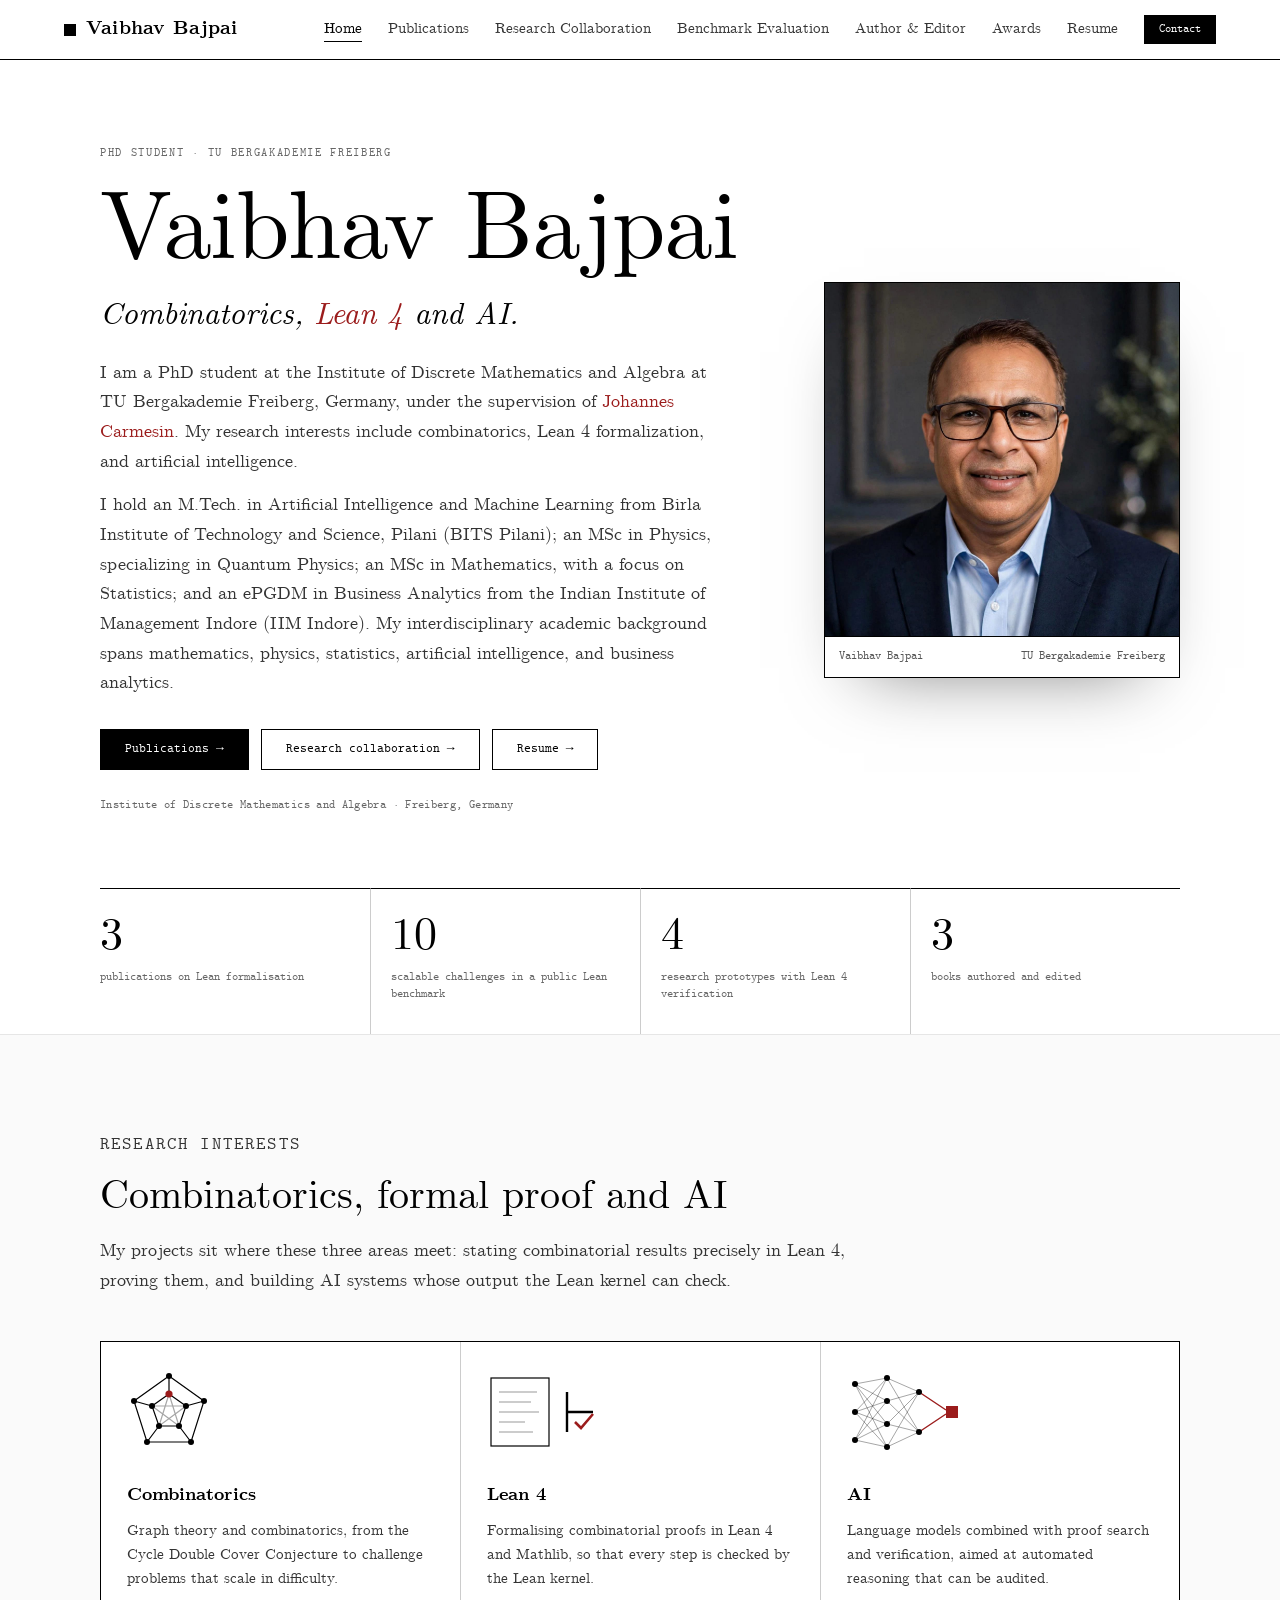
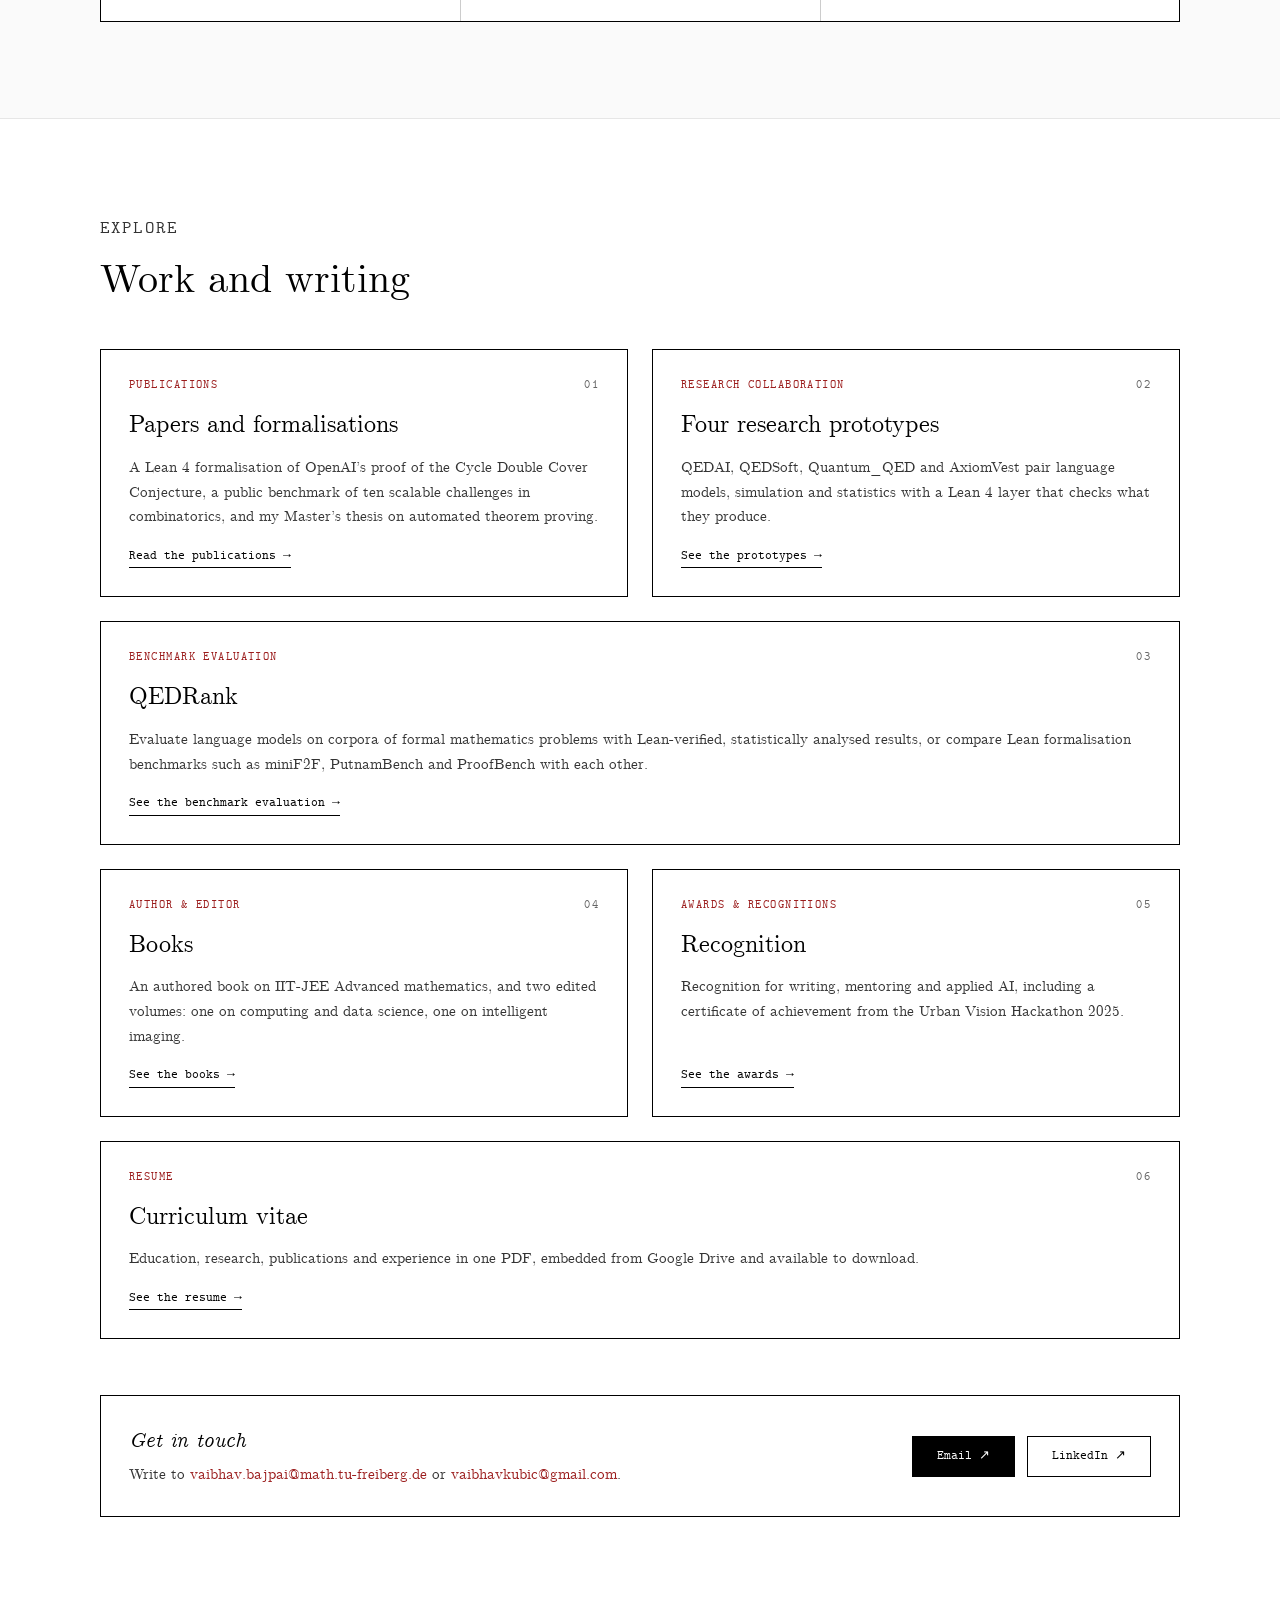
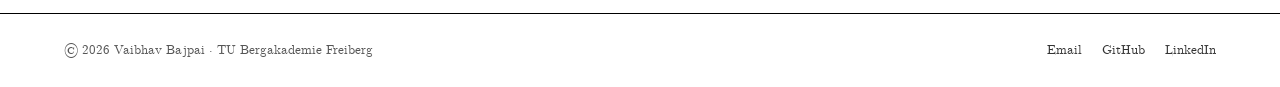
<file: index.html>
<!doctype html>
<html lang="en">
<head>
  <meta charset="utf-8">
  <meta name="viewport" content="width=device-width, initial-scale=1">
  <title>Vaibhav Bajpai — Combinatorics, Lean 4 and AI</title>
  <meta name="description" content="Vaibhav Bajpai is a PhD student at the Institute of Discrete Mathematics and Algebra, TU Bergakademie Freiberg, supervised by Johannes Carmesin, working on combinatorics, Lean 4 and AI.">
  <meta property="og:type" content="website">
  <meta property="og:title" content="Vaibhav Bajpai — Combinatorics, Lean 4 and AI">
  <meta property="og:description" content="PhD student at the Institute of Discrete Mathematics and Algebra, TU Bergakademie Freiberg.">
  <meta property="og:image" content="https://vaibhav-baj.github.io/assets/Photo.jpeg">
  <link rel="icon" href="assets/favicon.svg" type="image/svg+xml">
  <link rel="preload" href="assets/fonts/cmunrm.woff2" as="font" type="font/woff2" crossorigin>
  <link rel="stylesheet" href="assets/css/style.css">
</head>
<body>
  <a class="skip-link" href="#main">Skip to content</a>

  <header class="header">
    <a class="brand" href="index.html"><span class="qed" aria-hidden="true"></span>Vaibhav Bajpai</a>
    <nav aria-label="Main">
      <ul class="header-nav">
        <li><a href="index.html" aria-current="page">Home</a></li>
        <li><a href="publications.html">Publications</a></li>
        <li><a href="research.html">Research Collaboration</a></li>
        <li><a href="benchmark.html">Benchmark Evaluation</a></li>
        <li><a href="author-editor.html">Author &amp; Editor</a></li>
        <li><a href="awards.html">Awards</a></li>
        <li><a href="resume.html">Resume</a></li>
        <li><a class="btn btn-small" href="contact.html">Contact</a></li>
      </ul>
    </nav>
  </header>

  <main id="main">
    <!-- ============ INTRO ============ -->
    <section class="intro">
      <div>
        <p class="eyebrow">PhD student · TU Bergakademie Freiberg</p>
        <h1>Vaibhav Bajpai</h1>
        <p class="tagline">Combinatorics, <em>Lean&nbsp;4</em> and AI.</p>
        <p class="lede">
          I am a PhD student at the Institute of Discrete Mathematics and Algebra at TU Bergakademie Freiberg,
          Germany, under the supervision of <a href="https://j-carmesin.github.io/">Johannes Carmesin</a>. My research interests include
          combinatorics, Lean&nbsp;4 formalization, and artificial intelligence.
        </p>
        <p class="lede">
          I hold an M.Tech. in Artificial Intelligence and Machine Learning from Birla Institute of Technology and
          Science, Pilani (BITS Pilani); an MSc in Physics, specializing in Quantum Physics; an MSc in Mathematics,
          with a focus on Statistics; and an ePGDM in Business Analytics from the Indian Institute of Management
          Indore (IIM Indore). My interdisciplinary academic background spans mathematics, physics, statistics,
          artificial intelligence, and business analytics.
        </p>
        <div class="ctas">
          <a class="btn" href="publications.html">Publications →</a>
          <a class="btn btn-secondary" href="research.html">Research collaboration →</a>
          <a class="btn btn-secondary" href="resume.html">Resume →</a>
        </div>
        <p class="inst">Institute of Discrete Mathematics and Algebra · Freiberg, Germany</p>
      </div>

      <figure class="portrait">
        <img src="assets/Photo.jpeg" width="1824" height="1360" alt="Portrait of Vaibhav Bajpai">
        <figcaption><span>Vaibhav Bajpai</span><span>TU Bergakademie Freiberg</span></figcaption>
      </figure>
    </section>

    <dl class="stats">
      <div><dt>publications on Lean formalisation</dt><dd data-pub-count>3</dd></div>
      <div><dt>scalable challenges in a public Lean benchmark</dt><dd>10</dd></div>
      <div><dt>research prototypes with Lean&nbsp;4 verification</dt><dd>4</dd></div>
      <div><dt>books authored and edited</dt><dd>3</dd></div>
    </dl>

    <!-- ============ INTERESTS ============ -->
    <section class="section soft">
      <div class="wrap">
        <header class="section-head reveal">
          <p class="label">Research interests</p>
          <h2>Combinatorics, formal proof and AI</h2>
          <p>
            My projects sit where these three areas meet: stating combinatorial results precisely in Lean&nbsp;4,
            proving them, and building AI systems whose output the Lean kernel can check.
          </p>
        </header>

        <div class="pillars reveal">
          <article class="pillar">
            <svg viewBox="0 0 120 84" preserveAspectRatio="xMinYMid meet" aria-hidden="true">
              <g fill="none" stroke="currentColor" stroke-width="1.2">
                <polygon points="42,6 77,31 64,72 20,72 7,31"/>
                <polygon points="42,24 59,36 52,56 32,56 25,36"/>
                <path d="M42,6V24M77,31L59,36M64,72L52,56M20,72L32,56M7,31L25,36"/>
                <path d="M42,24L52,56L25,36L59,36L32,56Z" stroke-opacity=".35"/>
              </g>
              <g fill="currentColor">
                <circle cx="42" cy="6" r="3"/><circle cx="77" cy="31" r="3"/><circle cx="64" cy="72" r="3"/><circle cx="20" cy="72" r="3"/><circle cx="7" cy="31" r="3"/>
                <circle cx="59" cy="36" r="3"/><circle cx="52" cy="56" r="3"/><circle cx="32" cy="56" r="3"/><circle cx="25" cy="36" r="3"/>
                <circle cx="42" cy="24" r="3.6" fill="#9b1c1c"/>
              </g>
            </svg>
            <h3>Combinatorics</h3>
            <p>Graph theory and combinatorics, from the Cycle Double Cover Conjecture to challenge problems that scale in difficulty.</p>
          </article>
          <article class="pillar">
            <svg viewBox="0 0 120 84" preserveAspectRatio="xMinYMid meet" aria-hidden="true">
              <g fill="none" stroke="currentColor" stroke-width="1.2">
                <rect x="4" y="8" width="58" height="68"/>
                <path d="M12,22H50M12,32H44M12,42H52M12,52H38M12,62H46" stroke-opacity=".4"/>
              </g>
              <g stroke="currentColor" stroke-width="2.4" fill="none">
                <path d="M80,22V62M80,42H106"/>
              </g>
              <path d="M88,52l6,6l12,-14" fill="none" stroke="#9b1c1c" stroke-width="2.6"/>
            </svg>
            <h3>Lean 4</h3>
            <p>Formalising combinatorial proofs in Lean&nbsp;4 and Mathlib, so that every step is checked by the Lean kernel.</p>
          </article>
          <article class="pillar">
            <svg viewBox="0 0 120 84" preserveAspectRatio="xMinYMid meet" aria-hidden="true">
              <g fill="none" stroke="currentColor" stroke-width="1" stroke-opacity=".35">
                <path d="M8,14L40,8M8,14L40,31M8,14L40,54M8,14L40,77M8,42L40,8M8,42L40,31M8,42L40,54M8,42L40,77M8,70L40,8M8,70L40,31M8,70L40,54M8,70L40,77"/>
                <path d="M40,8L72,22M40,8L72,62M40,31L72,22M40,31L72,62M40,54L72,22M40,54L72,62M40,77L72,22M40,77L72,62"/>
              </g>
              <path d="M72,22L99,40M72,62L99,44" fill="none" stroke="#9b1c1c" stroke-width="1.4"/>
              <g fill="currentColor">
                <circle cx="8" cy="14" r="3"/><circle cx="8" cy="42" r="3"/><circle cx="8" cy="70" r="3"/>
                <circle cx="40" cy="8" r="3"/><circle cx="40" cy="31" r="3"/><circle cx="40" cy="54" r="3"/><circle cx="40" cy="77" r="3"/>
                <circle cx="72" cy="22" r="3"/><circle cx="72" cy="62" r="3"/>
              </g>
              <rect x="99" y="36" width="12" height="12" fill="#9b1c1c"/>
            </svg>
            <h3>AI</h3>
            <p>Language models combined with proof search and verification, aimed at automated reasoning that can be audited.</p>
          </article>
        </div>
      </div>
    </section>

    <!-- ============ EXPLORE ============ -->
    <section class="section">
      <div class="wrap">
        <header class="section-head reveal">
          <p class="label">Explore</p>
          <h2>Work and writing</h2>
        </header>

        <div class="explore">
          <a class="explore-card reveal" href="publications.html">
            <p class="label">Publications<span>01</span></p>
            <h3>Papers and formalisations</h3>
            <p>A Lean&nbsp;4 formalisation of OpenAI’s proof of the Cycle Double Cover Conjecture, a public benchmark of ten scalable challenges in combinatorics, and my Master’s thesis on automated theorem proving.</p>
            <span class="go">Read the publications →</span>
          </a>
          <a class="explore-card reveal" href="research.html">
            <p class="label">Research Collaboration<span>02</span></p>
            <h3>Four research prototypes</h3>
            <p>QEDAI, QEDSoft, Quantum_QED and AxiomVest pair language models, simulation and statistics with a Lean&nbsp;4 layer that checks what they produce.</p>
            <span class="go">See the prototypes →</span>
          </a>
          <a class="explore-card wide reveal" href="benchmark.html">
            <p class="label">Benchmark Evaluation<span>03</span></p>
            <h3>QEDRank</h3>
            <p>Evaluate language models on corpora of formal mathematics problems with Lean-verified, statistically analysed results, or compare Lean formalisation benchmarks such as miniF2F, PutnamBench and ProofBench with each other.</p>
            <span class="go">See the benchmark evaluation →</span>
          </a>
          <a class="explore-card reveal" href="author-editor.html">
            <p class="label">Author &amp; Editor<span>04</span></p>
            <h3>Books</h3>
            <p>An authored book on IIT-JEE Advanced mathematics, and two edited volumes: one on computing and data science, one on intelligent imaging.</p>
            <span class="go">See the books →</span>
          </a>
          <a class="explore-card reveal" href="awards.html">
            <p class="label">Awards &amp; Recognitions<span>05</span></p>
            <h3>Recognition</h3>
            <p>Recognition for writing, mentoring and applied AI, including a certificate of achievement from the Urban Vision Hackathon 2025.</p>
            <span class="go">See the awards →</span>
          </a>
          <a class="explore-card wide reveal" href="resume.html">
            <p class="label">Resume<span>06</span></p>
            <h3>Curriculum vitae</h3>
            <p>Education, research, publications and experience in one PDF, embedded from Google Drive and available to download.</p>
            <span class="go">See the resume →</span>
          </a>
        </div>

        <div class="cta-box reveal">
          <div>
            <h3>Get in touch</h3>
            <p>Write to <a href="mailto:vaibhav.bajpai@math.tu-freiberg.de">vaibhav.bajpai@math.tu-freiberg.de</a> or <a href="mailto:vaibhavkubic@gmail.com">vaibhavkubic@gmail.com</a>.</p>
          </div>
          <div class="ctas">
            <a class="btn" href="mailto:vaibhav.bajpai@math.tu-freiberg.de">Email ↗</a>
            <a class="btn btn-secondary" href="https://www.linkedin.com/in/vaibhavbaj">LinkedIn ↗</a>
          </div>
        </div>
      </div>
    </section>
  </main>

  <footer class="footer">
    <span>© <span data-year>2026</span> Vaibhav Bajpai · TU Bergakademie Freiberg</span>
    <nav aria-label="Footer">
      <a href="mailto:vaibhav.bajpai@math.tu-freiberg.de">Email</a>
      <a href="https://github.com/vaibhav-baj">GitHub</a>
      <a href="https://www.linkedin.com/in/vaibhavbaj">LinkedIn</a>
    </nav>
  </footer>

  <script src="assets/js/main.js"></script>
</body>
</html>
</file>
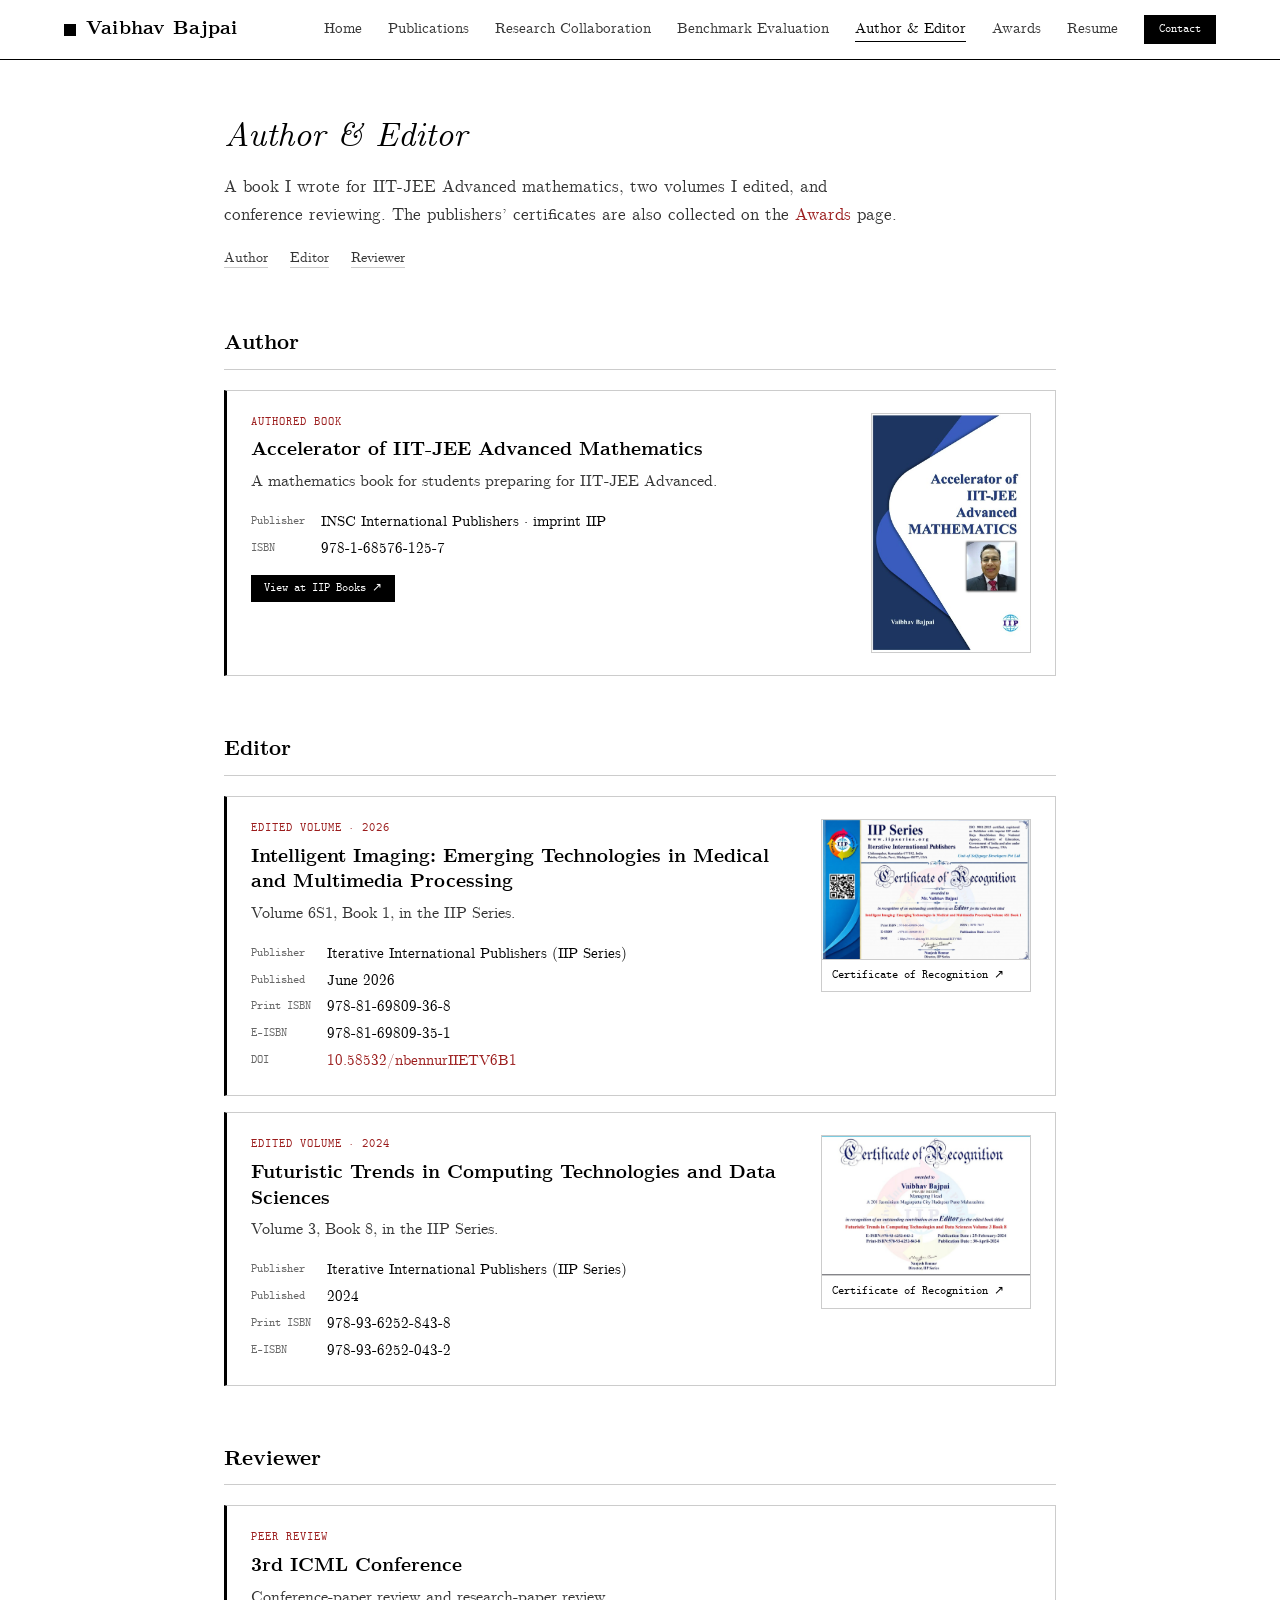
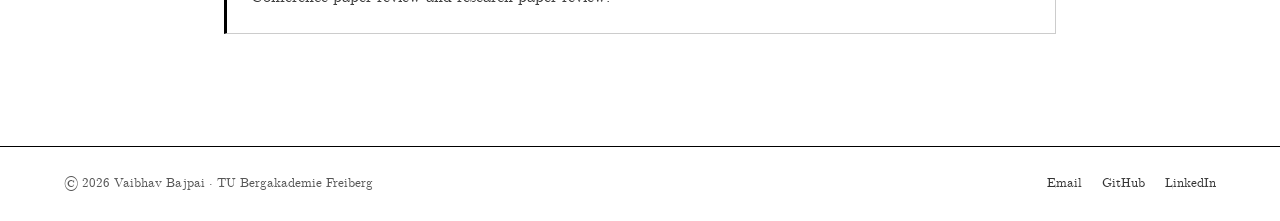
<file: author-editor.html>
<!doctype html>
<html lang="en">
<head>
  <meta charset="utf-8">
  <meta name="viewport" content="width=device-width, initial-scale=1">
  <title>Author &amp; Editor · Vaibhav Bajpai</title>
  <meta name="description" content="Books by Vaibhav Bajpai: Accelerator of IIT-JEE Advanced Mathematics, and the edited volumes Futuristic Trends in Computing Technologies and Data Sciences and Intelligent Imaging.">
  <meta property="og:title" content="Author &amp; Editor · Vaibhav Bajpai">
  <meta property="og:image" content="https://vaibhav-baj.github.io/assets/Photo.jpeg">
  <link rel="icon" href="assets/favicon.svg" type="image/svg+xml">
  <link rel="preload" href="assets/fonts/cmunrm.woff2" as="font" type="font/woff2" crossorigin>
  <link rel="stylesheet" href="assets/css/style.css">
</head>
<body>
  <a class="skip-link" href="#main">Skip to content</a>

  <header class="header">
    <a class="brand" href="index.html"><span class="qed" aria-hidden="true"></span>Vaibhav Bajpai</a>
    <nav aria-label="Main">
      <ul class="header-nav">
        <li><a href="index.html">Home</a></li>
        <li><a href="publications.html">Publications</a></li>
        <li><a href="research.html">Research Collaboration</a></li>
        <li><a href="benchmark.html">Benchmark Evaluation</a></li>
        <li><a href="author-editor.html" aria-current="page">Author &amp; Editor</a></li>
        <li><a href="awards.html">Awards</a></li>
        <li><a href="resume.html">Resume</a></li>
        <li><a class="btn btn-small" href="contact.html">Contact</a></li>
      </ul>
    </nav>
  </header>

  <main id="main" class="main">
    <section class="page-intro">
      <h1>Author &amp; Editor</h1>
      <p>
        A book I wrote for IIT-JEE Advanced mathematics, two volumes I edited, and conference reviewing.
        The publishers’ certificates are also collected on the <a href="awards.html#certificates">Awards</a> page.
      </p>
      <ul class="subnav">
        <li><a href="#author">Author</a></li>
        <li><a href="#editor">Editor</a></li>
        <li><a href="#reviewer">Reviewer</a></li>
      </ul>
    </section>

    <h2 class="rule" id="author">Author</h2>
    <article class="book has-cover reveal">
      <div>
        <p class="book-type">Authored book</p>
        <h3><a href="https://iipbooks.com/books/305/ACCELERATOR-OF-IIT-JEE-ADVANCED-MATHEMATICS">Accelerator of IIT-JEE Advanced Mathematics</a></h3>
        <p>A mathematics book for students preparing for IIT-JEE Advanced.</p>
        <dl class="meta">
          <dt>Publisher</dt><dd>INSC International Publishers · imprint IIP</dd>
          <dt>ISBN</dt><dd>978-1-68576-125-7</dd>
        </dl>
        <div class="pub-links">
          <a class="btn btn-small" href="https://iipbooks.com/books/305/ACCELERATOR-OF-IIT-JEE-ADVANCED-MATHEMATICS">View at IIP Books ↗</a>
        </div>
      </div>
      <a class="thumb cover" href="https://iipbooks.com/books/305/ACCELERATOR-OF-IIT-JEE-ADVANCED-MATHEMATICS">
        <img src="assets/book-accelerator-cover.jpg" width="511" height="772" loading="lazy" alt="Cover of Accelerator of IIT-JEE Advanced Mathematics by Vaibhav Bajpai">
      </a>
    </article>

    <h2 class="rule" id="editor">Editor</h2>
    <article class="book reveal">
      <div>
        <p class="book-type">Edited volume · 2026</p>
        <h3>Intelligent Imaging: Emerging Technologies in Medical and Multimedia Processing</h3>
        <p>Volume 6S1, Book 1, in the IIP Series.</p>
        <dl class="meta">
          <dt>Publisher</dt><dd>Iterative International Publishers (IIP Series)</dd>
          <dt>Published</dt><dd>June 2026</dd>
          <dt>Print ISBN</dt><dd>978-81-69809-36-8</dd>
          <dt>E-ISBN</dt><dd>978-81-69809-35-1</dd>
          <dt>DOI</dt><dd><a href="https://doi.org/10.58532/nbennurIIETV6B1">10.58532/nbennurIIETV6B1</a></dd>
        </dl>
      </div>
      <a class="thumb" href="assets/certificate-intelligent-imaging.jpeg">
        <img src="assets/certificate-intelligent-imaging.jpeg" width="1080" height="751" loading="lazy" alt="Certificate of Recognition from IIP Series for editing Intelligent Imaging">
        <span>Certificate of Recognition ↗</span>
      </a>
    </article>

    <article class="book reveal">
      <div>
        <p class="book-type">Edited volume · 2024</p>
        <h3>Futuristic Trends in Computing Technologies and Data Sciences</h3>
        <p>Volume 3, Book 8, in the IIP Series.</p>
        <dl class="meta">
          <dt>Publisher</dt><dd>Iterative International Publishers (IIP Series)</dd>
          <dt>Published</dt><dd>2024</dd>
          <dt>Print ISBN</dt><dd>978-93-6252-843-8</dd>
          <dt>E-ISBN</dt><dd>978-93-6252-043-2</dd>
        </dl>
      </div>
      <a class="thumb" href="assets/certificate-futuristic-trends.jpeg">
        <img src="assets/certificate-futuristic-trends.jpeg" width="1080" height="703" loading="lazy" alt="Certificate of Recognition from IIP Series for editing Futuristic Trends in Computing Technologies and Data Sciences">
        <span>Certificate of Recognition ↗</span>
      </a>
    </article>

    <h2 class="rule" id="reviewer">Reviewer</h2>
    <article class="book plain reveal">
      <div>
        <p class="book-type">Peer review</p>
        <h3>3rd ICML Conference</h3>
        <p>Conference-paper review and research-paper review.</p>
      </div>
    </article>
  </main>

  <footer class="footer">
    <span>© <span data-year>2026</span> Vaibhav Bajpai · TU Bergakademie Freiberg</span>
    <nav aria-label="Footer">
      <a href="mailto:vaibhav.bajpai@math.tu-freiberg.de">Email</a>
      <a href="https://github.com/vaibhav-baj">GitHub</a>
      <a href="https://www.linkedin.com/in/vaibhavbaj">LinkedIn</a>
    </nav>
  </footer>

  <script src="assets/js/main.js"></script>
</body>
</html>
</file>
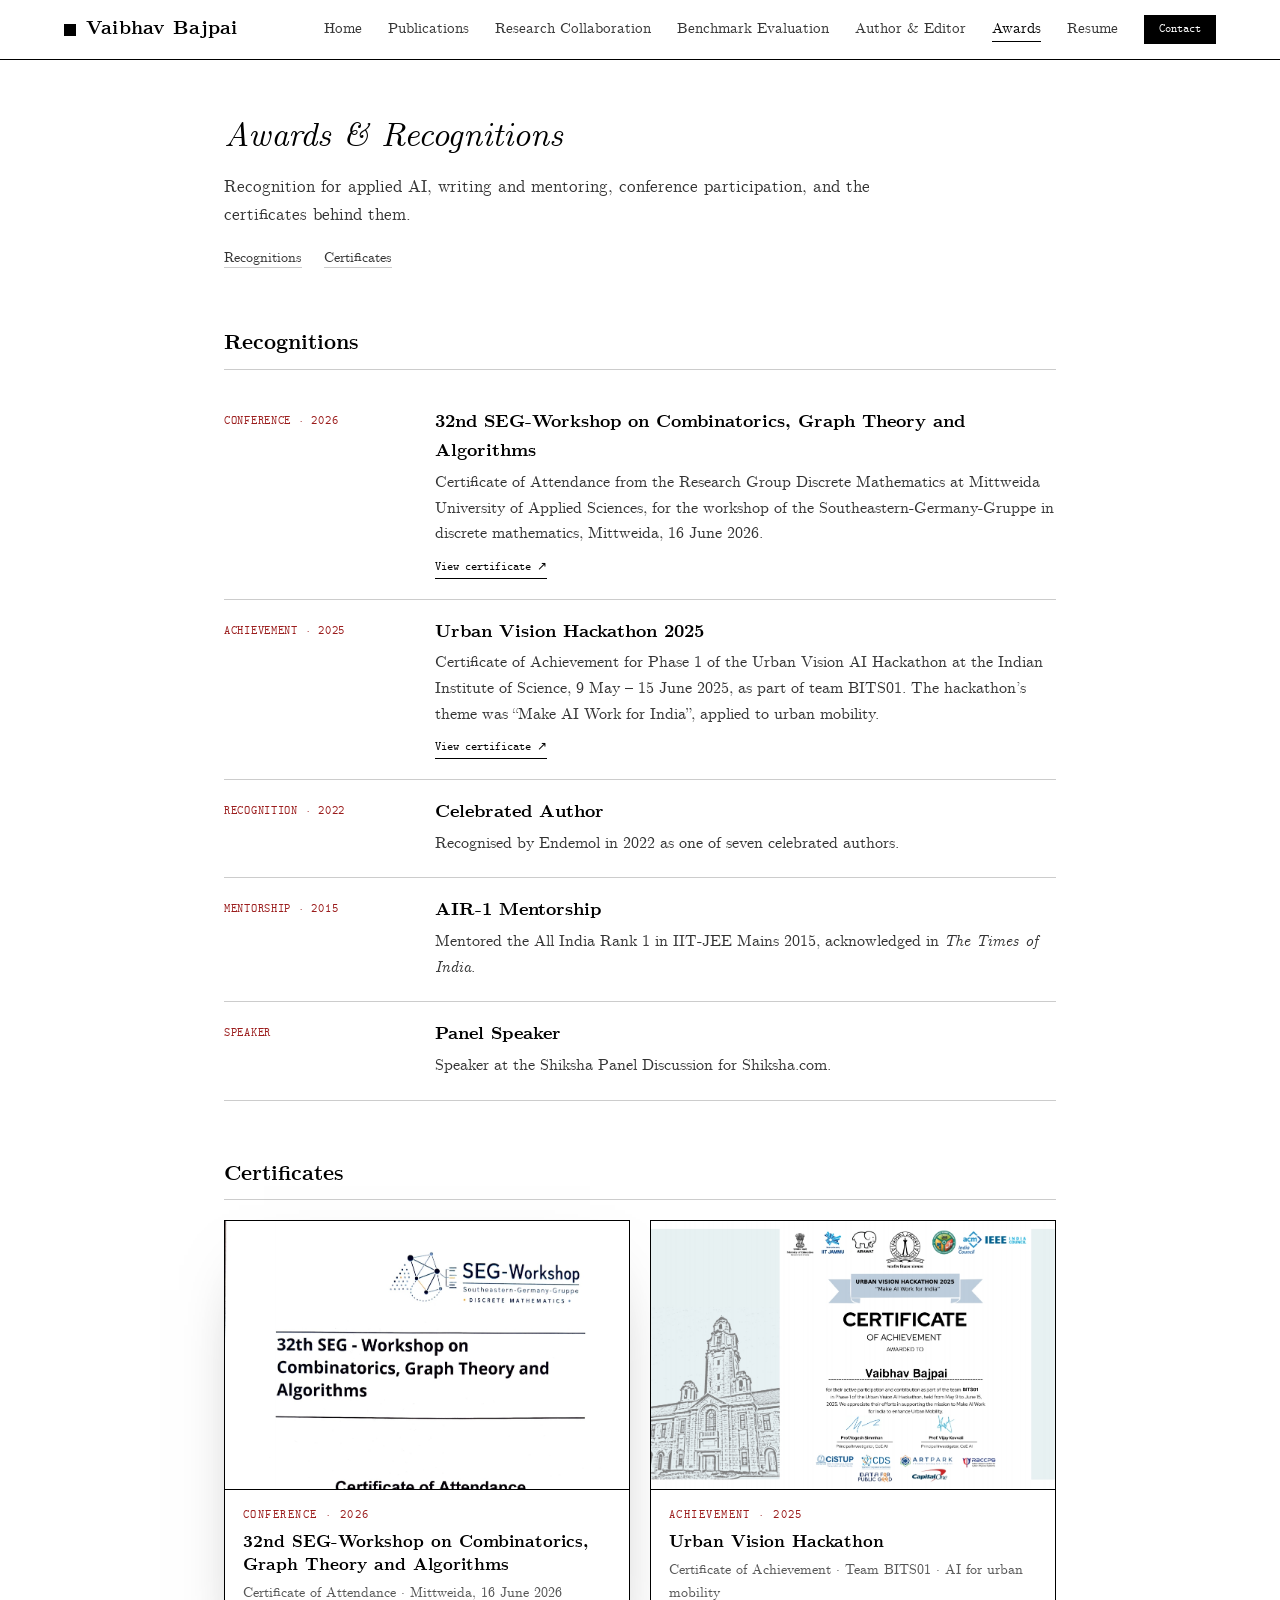
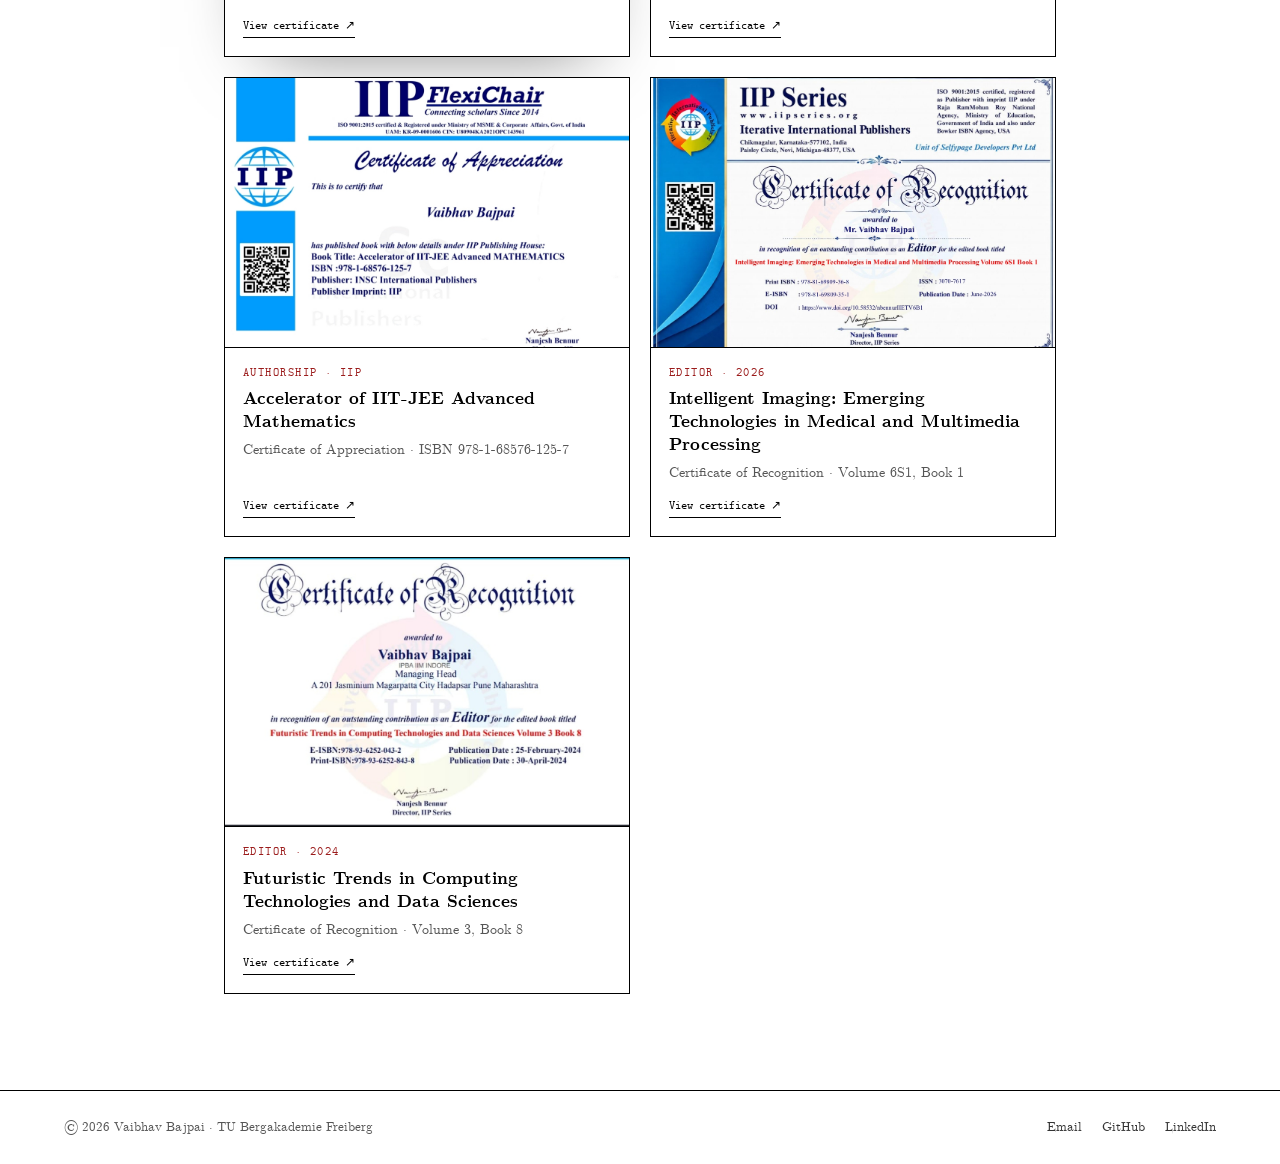
<file: awards.html>
<!doctype html>
<html lang="en">
<head>
  <meta charset="utf-8">
  <meta name="viewport" content="width=device-width, initial-scale=1">
  <title>Awards &amp; Recognitions · Vaibhav Bajpai</title>
  <meta name="description" content="Awards and recognitions of Vaibhav Bajpai, with certificates: Urban Vision Hackathon 2025, Celebrated Author, panel speaking and IIT-JEE mentorship.">
  <meta property="og:title" content="Awards &amp; Recognitions · Vaibhav Bajpai">
  <meta property="og:image" content="https://vaibhav-baj.github.io/assets/Photo.jpeg">
  <link rel="icon" href="assets/favicon.svg" type="image/svg+xml">
  <link rel="preload" href="assets/fonts/cmunrm.woff2" as="font" type="font/woff2" crossorigin>
  <link rel="stylesheet" href="assets/css/style.css">
</head>
<body>
  <a class="skip-link" href="#main">Skip to content</a>

  <header class="header">
    <a class="brand" href="index.html"><span class="qed" aria-hidden="true"></span>Vaibhav Bajpai</a>
    <nav aria-label="Main">
      <ul class="header-nav">
        <li><a href="index.html">Home</a></li>
        <li><a href="publications.html">Publications</a></li>
        <li><a href="research.html">Research Collaboration</a></li>
        <li><a href="benchmark.html">Benchmark Evaluation</a></li>
        <li><a href="author-editor.html">Author &amp; Editor</a></li>
        <li><a href="awards.html" aria-current="page">Awards</a></li>
        <li><a href="resume.html">Resume</a></li>
        <li><a class="btn btn-small" href="contact.html">Contact</a></li>
      </ul>
    </nav>
  </header>

  <main id="main" class="main">
    <section class="page-intro">
      <h1>Awards &amp; Recognitions</h1>
      <p>Recognition for applied AI, writing and mentoring, conference participation, and the certificates behind them.</p>
      <ul class="subnav">
        <li><a href="#recognitions">Recognitions</a></li>
        <li><a href="#certificates">Certificates</a></li>
      </ul>
    </section>

    <h2 class="rule" id="recognitions">Recognitions</h2>
    <ul class="records">
      <li class="reveal">
        <span class="rec-type">Conference · 2026</span>
        <div>
          <h3>32nd SEG-Workshop on Combinatorics, Graph Theory and Algorithms</h3>
          <p>
            Certificate of Attendance from the Research Group Discrete Mathematics at Mittweida University of
            Applied Sciences, for the workshop of the Southeastern-Germany-Gruppe in discrete mathematics,
            Mittweida, 16 June 2026.
          </p>
          <a class="more-link" href="assets/SEG-Workshop.jpeg">View certificate ↗</a>
        </div>
      </li>
      <li class="reveal">
        <span class="rec-type">Achievement · 2025</span>
        <div>
          <h3>Urban Vision Hackathon 2025</h3>
          <p>
            Certificate of Achievement for Phase 1 of the Urban Vision AI Hackathon at the Indian Institute of
            Science, 9 May – 15 June 2025, as part of team BITS01. The hackathon’s theme was “Make AI Work for
            India”, applied to urban mobility.
          </p>
          <a class="more-link" href="assets/certificate-iisc-hackathon.jpeg">View certificate ↗</a>
        </div>
      </li>
      <li class="reveal">
        <span class="rec-type">Recognition · 2022</span>
        <div>
          <h3>Celebrated Author</h3>
          <p>Recognised by Endemol in 2022 as one of seven celebrated authors.</p>
        </div>
      </li>
      <li class="reveal">
        <span class="rec-type">Mentorship · 2015</span>
        <div>
          <h3>AIR-1 Mentorship</h3>
          <p>Mentored the All India Rank 1 in IIT-JEE Mains 2015, acknowledged in <i>The Times of India</i>.</p>
        </div>
      </li>
      <li class="reveal">
        <span class="rec-type">Speaker</span>
        <div>
          <h3>Panel Speaker</h3>
          <p>Speaker at the Shiksha Panel Discussion for Shiksha.com.</p>
        </div>
      </li>
    </ul>

    <h2 class="rule" id="certificates">Certificates</h2>
    <div class="cert-grid">
      <a class="cert portrait reveal" href="assets/SEG-Workshop.jpeg">
        <img src="assets/SEG-Workshop.jpeg" width="1079" height="1365" loading="lazy" alt="Certificate of Attendance for Vaibhav Bajpai, 32nd SEG-Workshop on Combinatorics, Graph Theory and Algorithms, Mittweida, 16 June 2026">
        <div>
          <p class="label">Conference · 2026</p>
          <h3>32nd SEG-Workshop on Combinatorics, Graph Theory and Algorithms</h3>
          <p>Certificate of Attendance · Mittweida, 16 June 2026</p>
          <span class="go">View certificate ↗</span>
        </div>
      </a>
      <a class="cert reveal" href="assets/certificate-iisc-hackathon.jpeg">
        <img src="assets/certificate-iisc-hackathon.jpeg" width="1079" height="744" loading="lazy" alt="Urban Vision Hackathon 2025 Certificate of Achievement for Vaibhav Bajpai">
        <div>
          <p class="label">Achievement · 2025</p>
          <h3>Urban Vision Hackathon</h3>
          <p>Certificate of Achievement · Team BITS01 · AI for urban mobility</p>
          <span class="go">View certificate ↗</span>
        </div>
      </a>
      <a class="cert reveal" href="assets/certificate-author.jpeg">
        <img src="assets/certificate-author.jpeg" width="1080" height="750" loading="lazy" alt="Certificate of Appreciation for author Vaibhav Bajpai">
        <div>
          <p class="label">Authorship · IIP</p>
          <h3>Accelerator of IIT-JEE Advanced Mathematics</h3>
          <p>Certificate of Appreciation · ISBN 978-1-68576-125-7</p>
          <span class="go">View certificate ↗</span>
        </div>
      </a>
      <a class="cert reveal" href="assets/certificate-intelligent-imaging.jpeg">
        <img src="assets/certificate-intelligent-imaging.jpeg" width="1080" height="751" loading="lazy" alt="Certificate of Recognition for Intelligent Imaging editor Vaibhav Bajpai">
        <div>
          <p class="label">Editor · 2026</p>
          <h3>Intelligent Imaging: Emerging Technologies in Medical and Multimedia Processing</h3>
          <p>Certificate of Recognition · Volume 6S1, Book 1</p>
          <span class="go">View certificate ↗</span>
        </div>
      </a>
      <a class="cert reveal" href="assets/certificate-futuristic-trends.jpeg">
        <img src="assets/certificate-futuristic-trends.jpeg" width="1080" height="703" loading="lazy" alt="Certificate of Recognition for editor Vaibhav Bajpai">
        <div>
          <p class="label">Editor · 2024</p>
          <h3>Futuristic Trends in Computing Technologies and Data Sciences</h3>
          <p>Certificate of Recognition · Volume 3, Book 8</p>
          <span class="go">View certificate ↗</span>
        </div>
      </a>
    </div>
  </main>

  <footer class="footer">
    <span>© <span data-year>2026</span> Vaibhav Bajpai · TU Bergakademie Freiberg</span>
    <nav aria-label="Footer">
      <a href="mailto:vaibhav.bajpai@math.tu-freiberg.de">Email</a>
      <a href="https://github.com/vaibhav-baj">GitHub</a>
      <a href="https://www.linkedin.com/in/vaibhavbaj">LinkedIn</a>
    </nav>
  </footer>

  <script src="assets/js/main.js"></script>
</body>
</html>
</file>
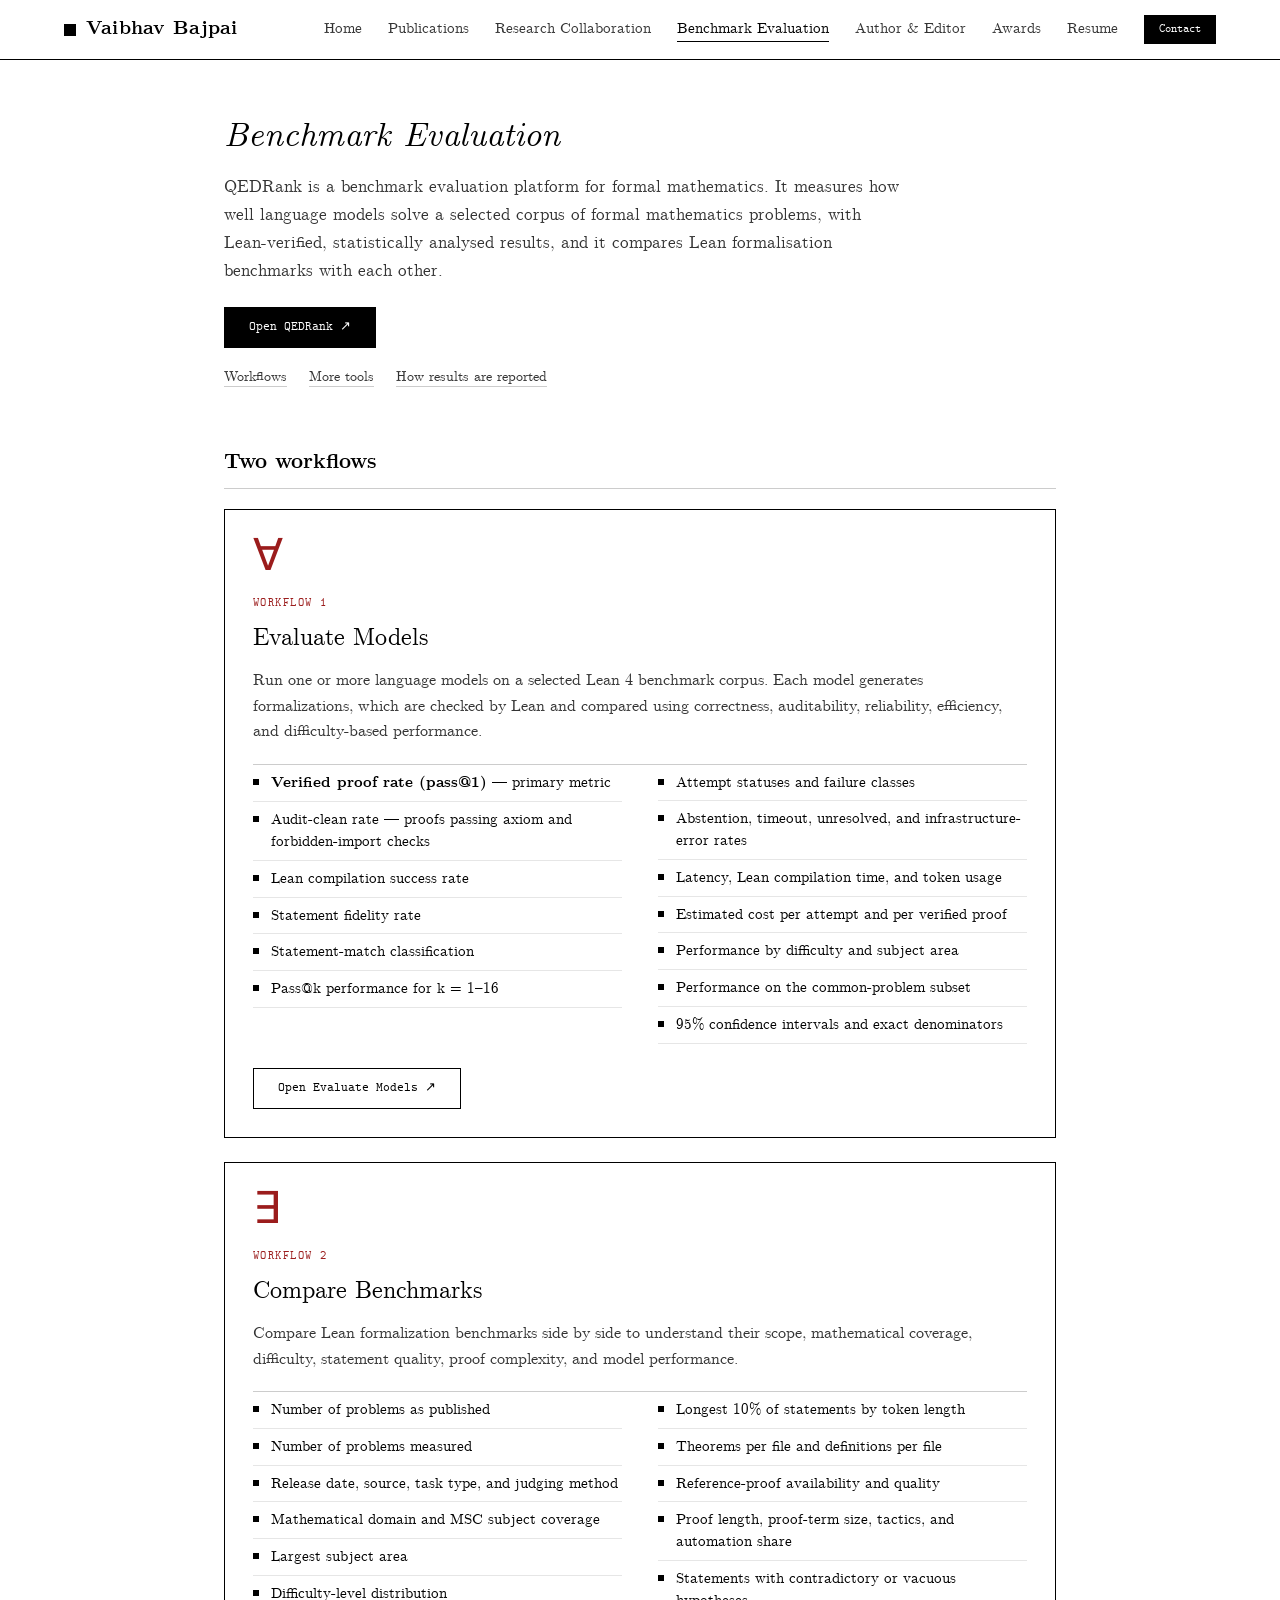
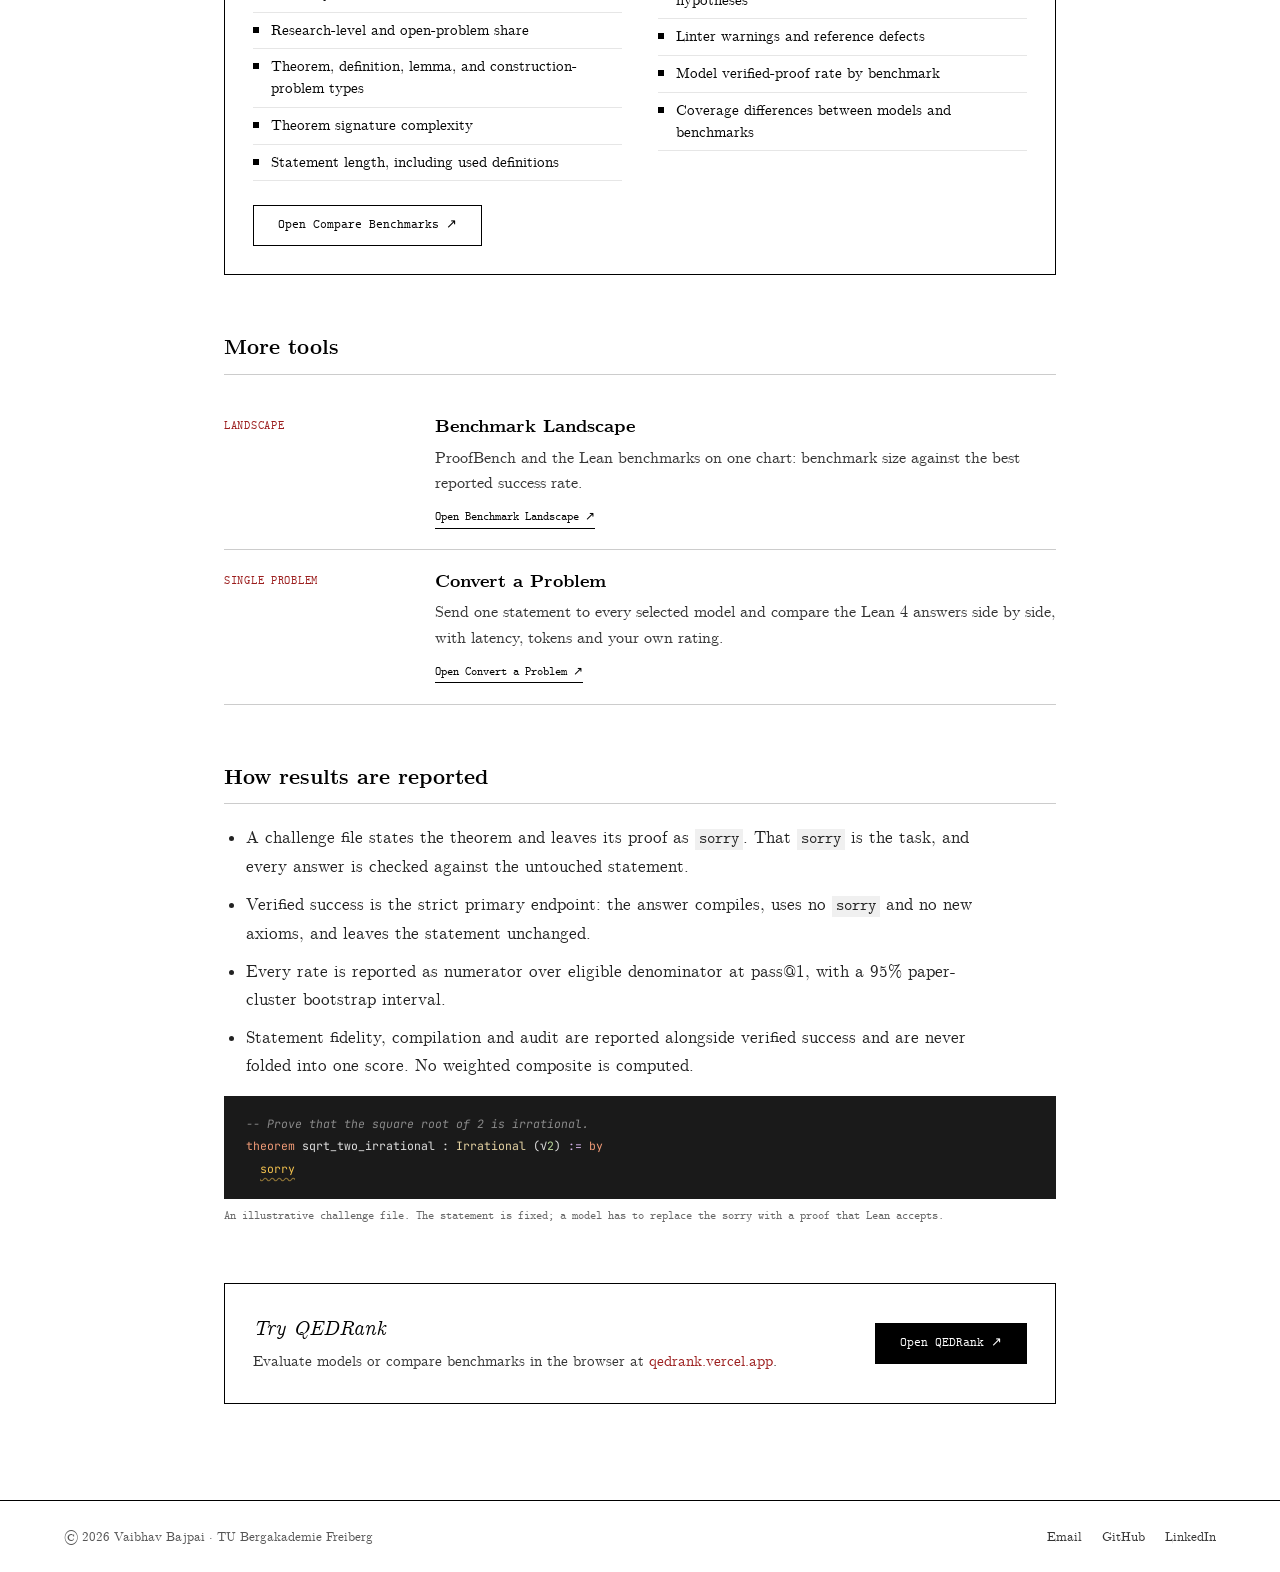
<file: benchmark.html>
<!doctype html>
<html lang="en">
<head>
  <meta charset="utf-8">
  <meta name="viewport" content="width=device-width, initial-scale=1">
  <title>Benchmark Evaluation · Vaibhav Bajpai</title>
  <meta name="description" content="QEDRank: evaluate language models on corpora of formal mathematics problems with Lean-verified, statistically analysed results, or compare Lean formalisation benchmarks with each other.">
  <meta property="og:title" content="Benchmark Evaluation · Vaibhav Bajpai">
  <meta property="og:image" content="https://vaibhav-baj.github.io/assets/Photo.jpeg">
  <link rel="icon" href="assets/favicon.svg" type="image/svg+xml">
  <link rel="preload" href="assets/fonts/cmunrm.woff2" as="font" type="font/woff2" crossorigin>
  <link rel="preconnect" href="https://fonts.googleapis.com">
  <link rel="preconnect" href="https://fonts.gstatic.com" crossorigin>
  <link href="https://fonts.googleapis.com/css2?family=JetBrains+Mono:wght@400;600&display=swap" rel="stylesheet">
  <link rel="stylesheet" href="assets/css/style.css">
</head>
<body>
  <a class="skip-link" href="#main">Skip to content</a>

  <header class="header">
    <a class="brand" href="index.html"><span class="qed" aria-hidden="true"></span>Vaibhav Bajpai</a>
    <nav aria-label="Main">
      <ul class="header-nav">
        <li><a href="index.html">Home</a></li>
        <li><a href="publications.html">Publications</a></li>
        <li><a href="research.html">Research Collaboration</a></li>
        <li><a href="benchmark.html" aria-current="page">Benchmark Evaluation</a></li>
        <li><a href="author-editor.html">Author &amp; Editor</a></li>
        <li><a href="awards.html">Awards</a></li>
        <li><a href="resume.html">Resume</a></li>
        <li><a class="btn btn-small" href="contact.html">Contact</a></li>
      </ul>
    </nav>
  </header>

  <main id="main" class="main">
    <section class="page-intro">
      <h1>Benchmark Evaluation</h1>
      <p>
        QEDRank is a benchmark evaluation platform for formal mathematics. It measures how well language models
        solve a selected corpus of formal mathematics problems, with Lean-verified, statistically analysed
        results, and it compares Lean formalisation benchmarks with each other.
      </p>
      <div class="ctas page-ctas">
        <a class="btn" href="https://qedrank.vercel.app/">Open QEDRank ↗</a>
      </div>
      <ul class="subnav">
        <li><a href="#workflows">Workflows</a></li>
        <li><a href="#more">More tools</a></li>
        <li><a href="#reporting">How results are reported</a></li>
      </ul>
    </section>

    <h2 class="rule" id="workflows">Two workflows</h2>
    <div class="workflows">
      <article class="workflow reveal">
        <p class="wf-glyph" aria-hidden="true">∀</p>
        <p class="label">Workflow 1</p>
        <h3>Evaluate Models</h3>
        <p>
          Run one or more language models on a selected Lean&nbsp;4 benchmark corpus. Each model generates
          formalizations, which are checked by Lean and compared using correctness, auditability, reliability,
          efficiency, and difficulty-based performance.
        </p>
        <ul class="wf-list" aria-label="Measures">
          <li><b>Verified proof rate (pass@1)</b> — primary metric</li>
          <li>Audit-clean rate — proofs passing axiom and forbidden-import checks</li>
          <li>Lean compilation success rate</li>
          <li>Statement fidelity rate</li>
          <li>Statement-match classification</li>
          <li>Pass@k performance for k = 1–16</li>
          <li>Attempt statuses and failure classes</li>
          <li>Abstention, timeout, unresolved, and infrastructure-error rates</li>
          <li>Latency, Lean compilation time, and token usage</li>
          <li>Estimated cost per attempt and per verified proof</li>
          <li>Performance by difficulty and subject area</li>
          <li>Performance on the common-problem subset</li>
          <li>95% confidence intervals and exact denominators</li>
        </ul>
        <a class="btn btn-secondary" href="https://qedrank.vercel.app/benchmark">Open Evaluate Models ↗</a>
      </article>

      <article class="workflow reveal">
        <p class="wf-glyph" aria-hidden="true">∃</p>
        <p class="label">Workflow 2</p>
        <h3>Compare Benchmarks</h3>
        <p>
          Compare Lean formalization benchmarks side by side to understand their scope, mathematical coverage,
          difficulty, statement quality, proof complexity, and model performance.
        </p>
        <ul class="wf-list" aria-label="Comparison areas">
          <li>Number of problems as published</li>
          <li>Number of problems measured</li>
          <li>Release date, source, task type, and judging method</li>
          <li>Mathematical domain and MSC subject coverage</li>
          <li>Largest subject area</li>
          <li>Difficulty-level distribution</li>
          <li>Research-level and open-problem share</li>
          <li>Theorem, definition, lemma, and construction-problem types</li>
          <li>Theorem signature complexity</li>
          <li>Statement length, including used definitions</li>
          <li>Longest 10% of statements by token length</li>
          <li>Theorems per file and definitions per file</li>
          <li>Reference-proof availability and quality</li>
          <li>Proof length, proof-term size, tactics, and automation share</li>
          <li>Statements with contradictory or vacuous hypotheses</li>
          <li>Linter warnings and reference defects</li>
          <li>Model verified-proof rate by benchmark</li>
          <li>Coverage differences between models and benchmarks</li>
        </ul>
        <a class="btn btn-secondary" href="https://qedrank.vercel.app/versus">Open Compare Benchmarks ↗</a>
      </article>
    </div>

    <h2 class="rule" id="more">More tools</h2>
    <ul class="records">
      <li class="reveal">
        <span class="rec-type">Landscape</span>
        <div>
          <h3>Benchmark Landscape</h3>
          <p>ProofBench and the Lean benchmarks on one chart: benchmark size against the best reported success rate.</p>
          <a class="more-link" href="https://qedrank.vercel.app/compare">Open Benchmark Landscape ↗</a>
        </div>
      </li>
      <li class="reveal">
        <span class="rec-type">Single problem</span>
        <div>
          <h3>Convert a Problem</h3>
          <p>Send one statement to every selected model and compare the Lean&nbsp;4 answers side by side, with latency, tokens and your own rating.</p>
          <a class="more-link" href="https://qedrank.vercel.app/convert">Open Convert a Problem ↗</a>
        </div>
      </li>
    </ul>

    <h2 class="rule" id="reporting">How results are reported</h2>
    <div class="prose">
      <ul>
        <li>A challenge file states the theorem and leaves its proof as <code>sorry</code>. That <code>sorry</code> is the task, and every answer is checked against the untouched statement.</li>
        <li>Verified success is the strict primary endpoint: the answer compiles, uses no <code>sorry</code> and no new axioms, and leaves the statement unchanged.</li>
        <li>Every rate is reported as numerator over eligible denominator at pass@1, with a 95% paper-cluster bootstrap interval.</li>
        <li>Statement fidelity, compilation and audit are reported alongside verified success and are never folded into one score. No weighted composite is computed.</li>
      </ul>
    </div>
    <div class="code-block">
      <pre><code data-lean>-- Prove that the square root of 2 is irrational.
theorem sqrt_two_irrational : Irrational (√2) := by
  sorry</code></pre>
    </div>
    <p class="code-caption">An illustrative challenge file. The statement is fixed; a model has to replace the sorry with a proof that Lean accepts.</p>

    <div class="cta-box spaced reveal">
      <div>
        <h3>Try QEDRank</h3>
        <p>Evaluate models or compare benchmarks in the browser at <a href="https://qedrank.vercel.app/">qedrank.vercel.app</a>.</p>
      </div>
      <a class="btn" href="https://qedrank.vercel.app/">Open QEDRank ↗</a>
    </div>
  </main>

  <footer class="footer">
    <span>© <span data-year>2026</span> Vaibhav Bajpai · TU Bergakademie Freiberg</span>
    <nav aria-label="Footer">
      <a href="mailto:vaibhav.bajpai@math.tu-freiberg.de">Email</a>
      <a href="https://github.com/vaibhav-baj">GitHub</a>
      <a href="https://www.linkedin.com/in/vaibhavbaj">LinkedIn</a>
    </nav>
  </footer>

  <script src="assets/js/main.js"></script>
</body>
</html>
</file>
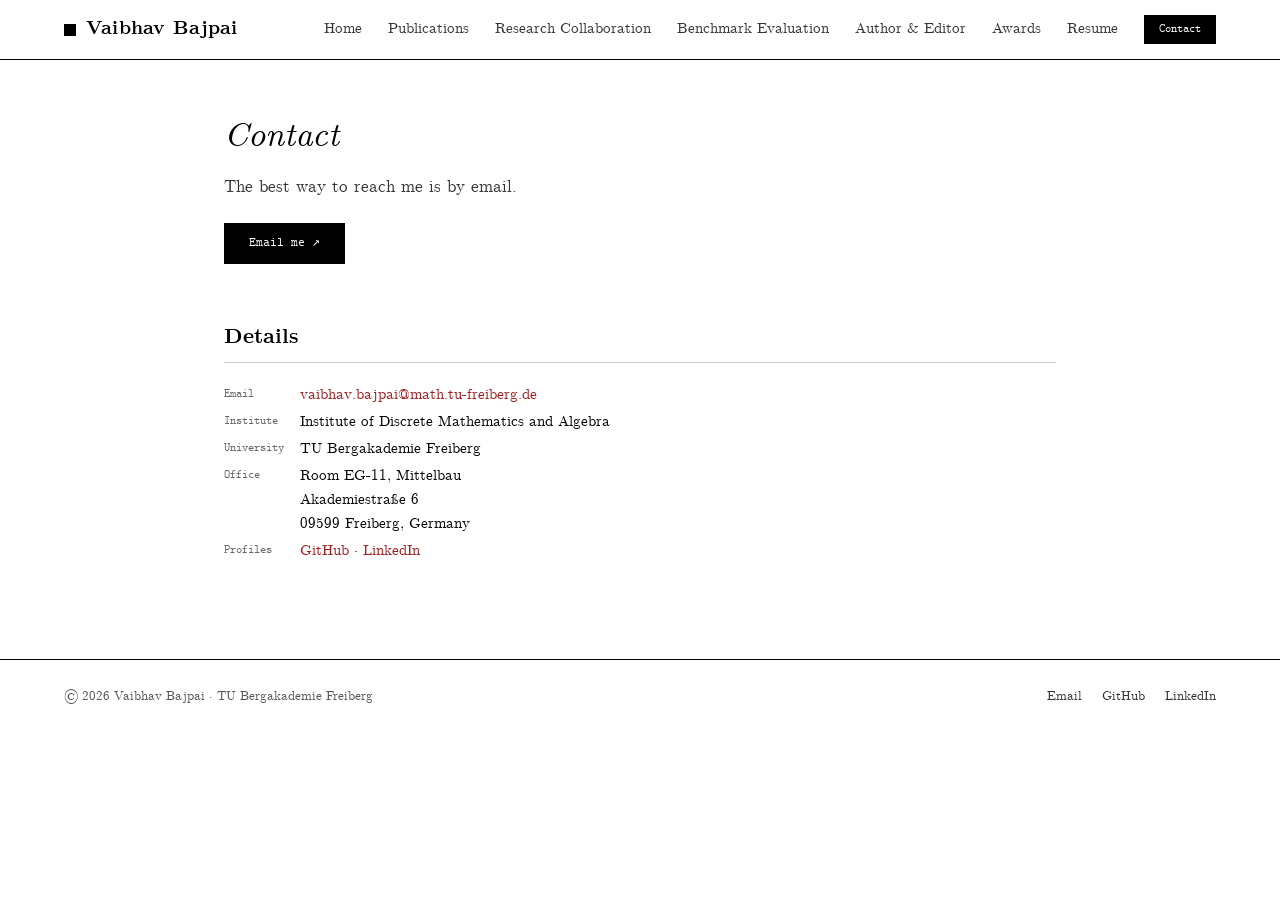
<file: contact.html>
<!doctype html>
<html lang="en">
<head>
  <meta charset="utf-8">
  <meta name="viewport" content="width=device-width, initial-scale=1">
  <title>Contact · Vaibhav Bajpai</title>
  <meta name="description" content="Contact Vaibhav Bajpai, PhD student at the Institute of Discrete Mathematics and Algebra, TU Bergakademie Freiberg: email and profiles.">
  <meta property="og:title" content="Contact · Vaibhav Bajpai">
  <meta property="og:image" content="https://vaibhav-baj.github.io/assets/Photo.jpeg">
  <link rel="icon" href="assets/favicon.svg" type="image/svg+xml">
  <link rel="preload" href="assets/fonts/cmunrm.woff2" as="font" type="font/woff2" crossorigin>
  <link rel="stylesheet" href="assets/css/style.css">
</head>
<body>
  <a class="skip-link" href="#main">Skip to content</a>

  <header class="header">
    <a class="brand" href="index.html"><span class="qed" aria-hidden="true"></span>Vaibhav Bajpai</a>
    <nav aria-label="Main">
      <ul class="header-nav">
        <li><a href="index.html">Home</a></li>
        <li><a href="publications.html">Publications</a></li>
        <li><a href="research.html">Research Collaboration</a></li>
        <li><a href="benchmark.html">Benchmark Evaluation</a></li>
        <li><a href="author-editor.html">Author &amp; Editor</a></li>
        <li><a href="awards.html">Awards</a></li>
        <li><a href="resume.html">Resume</a></li>
        <li><a class="btn btn-small" href="contact.html" aria-current="page">Contact</a></li>
      </ul>
    </nav>
  </header>

  <main id="main" class="main">
    <section class="page-intro">
      <h1>Contact</h1>
      <p>The best way to reach me is by email.</p>
      <div class="ctas page-ctas">
        <a class="btn" href="mailto:vaibhav.bajpai@math.tu-freiberg.de">Email me ↗</a>
      </div>
    </section>

    <h2 class="rule" id="details">Details</h2>
    <dl class="meta reveal">
      <dt>Email</dt><dd><a href="mailto:vaibhav.bajpai@math.tu-freiberg.de">vaibhav.bajpai@math.tu-freiberg.de</a></dd>
      <dt>Institute</dt><dd>Institute of Discrete Mathematics and Algebra</dd>
      <dt>University</dt><dd>TU Bergakademie Freiberg</dd>
      <dt>Office</dt><dd>Room EG-11, Mittelbau<br>Akademiestraße 6<br>09599 Freiberg, Germany</dd>
      <dt>Profiles</dt><dd><a href="https://github.com/vaibhav-baj">GitHub</a> · <a href="https://www.linkedin.com/in/vaibhavbaj">LinkedIn</a></dd>
    </dl>
  </main>

  <footer class="footer">
    <span>© <span data-year>2026</span> Vaibhav Bajpai · TU Bergakademie Freiberg</span>
    <nav aria-label="Footer">
      <a href="mailto:vaibhav.bajpai@math.tu-freiberg.de">Email</a>
      <a href="https://github.com/vaibhav-baj">GitHub</a>
      <a href="https://www.linkedin.com/in/vaibhavbaj">LinkedIn</a>
    </nav>
  </footer>

  <script src="assets/js/main.js"></script>
</body>
</html>
</file>
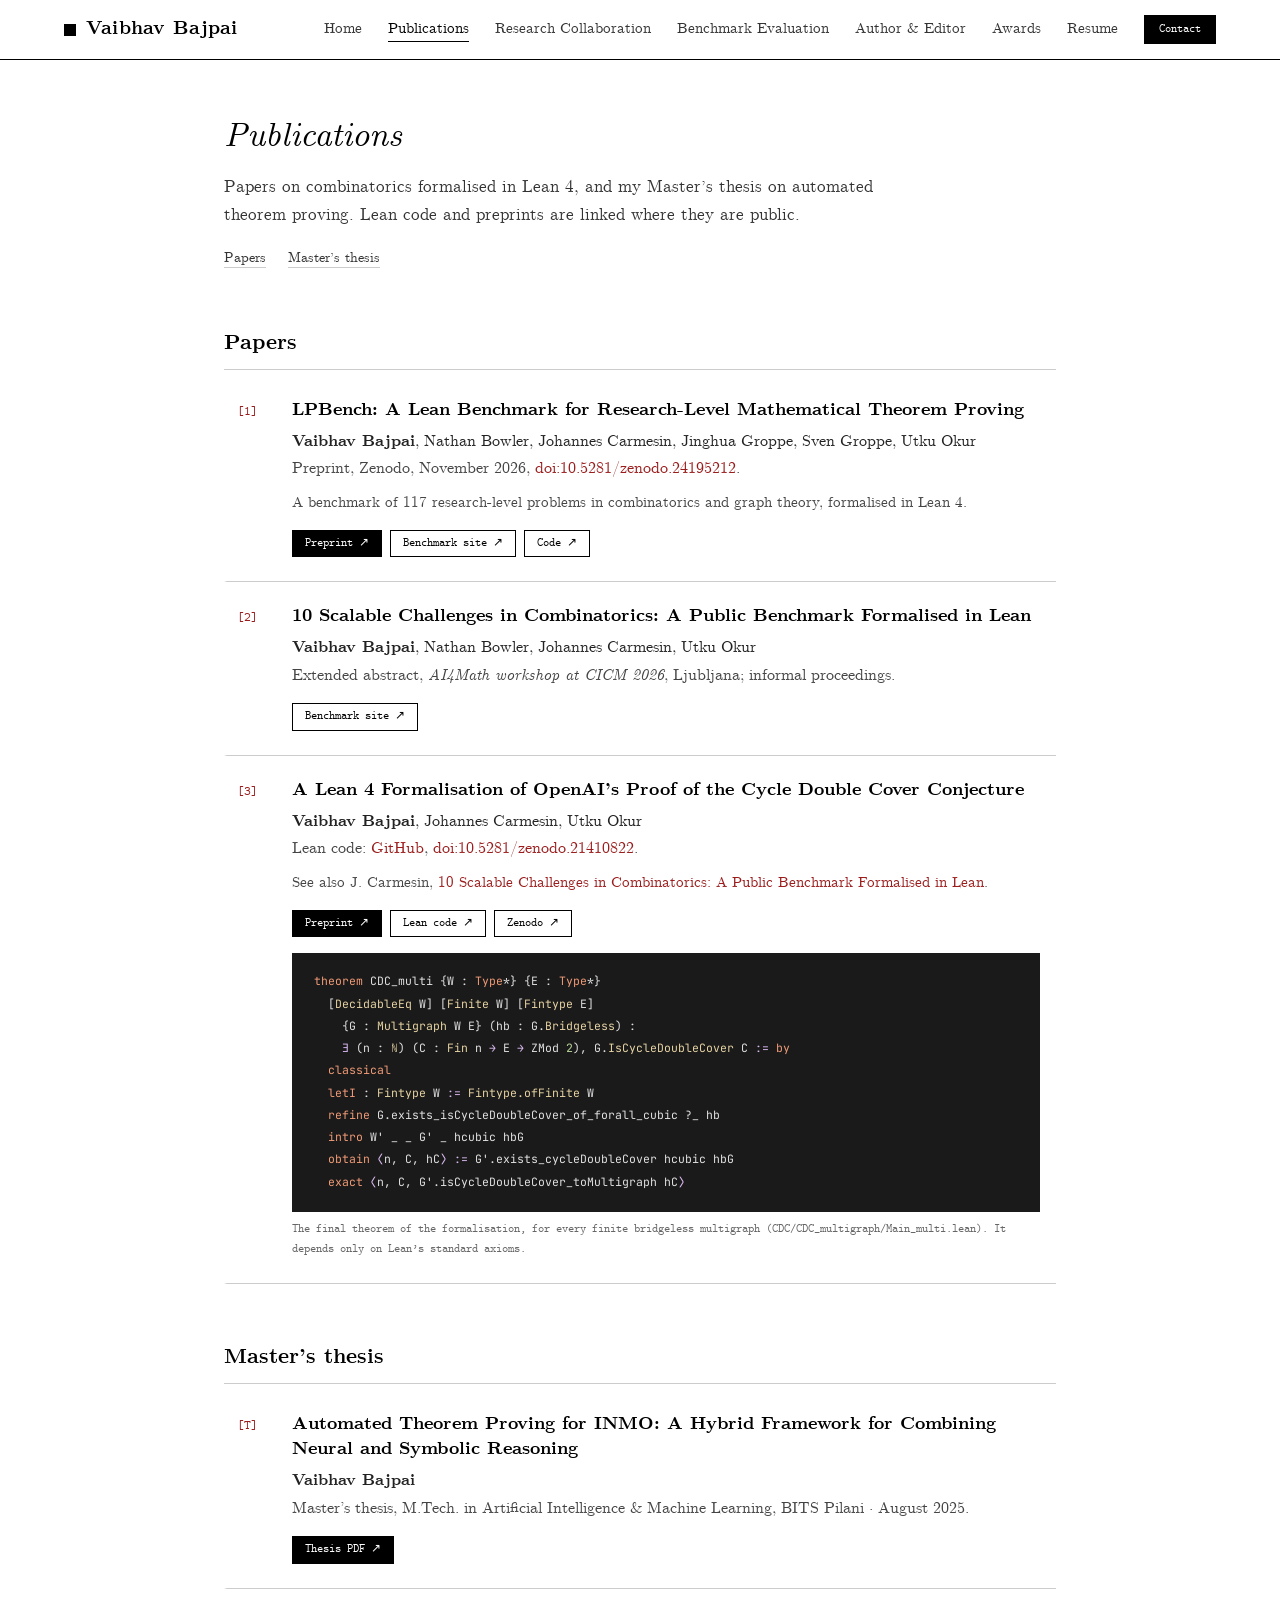
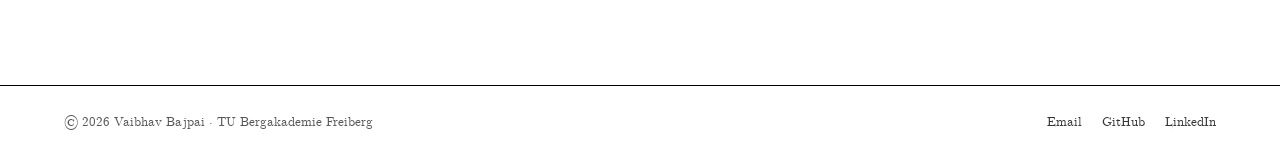
<file: publications.html>
<!doctype html>
<html lang="en">
<head>
  <meta charset="utf-8">
  <meta name="viewport" content="width=device-width, initial-scale=1">
  <title>Publications · Vaibhav Bajpai</title>
  <meta name="description" content="Publications by Vaibhav Bajpai: LPBench, a Lean benchmark for research-level mathematical theorem proving, a public Lean benchmark of ten scalable challenges in combinatorics, a Lean 4 formalisation of the proof of the Cycle Double Cover Conjecture, and a Master's thesis on automated theorem proving.">
  <meta property="og:title" content="Publications · Vaibhav Bajpai">
  <meta property="og:image" content="https://vaibhav-baj.github.io/assets/Photo.jpeg">
  <link rel="icon" href="assets/favicon.svg" type="image/svg+xml">
  <link rel="preload" href="assets/fonts/cmunrm.woff2" as="font" type="font/woff2" crossorigin>
  <link rel="preconnect" href="https://fonts.googleapis.com">
  <link rel="preconnect" href="https://fonts.gstatic.com" crossorigin>
  <link href="https://fonts.googleapis.com/css2?family=JetBrains+Mono:wght@400;600&display=swap" rel="stylesheet">
  <link rel="stylesheet" href="assets/css/style.css">
</head>
<body>
  <a class="skip-link" href="#main">Skip to content</a>

  <header class="header">
    <a class="brand" href="index.html"><span class="qed" aria-hidden="true"></span>Vaibhav Bajpai</a>
    <nav aria-label="Main">
      <ul class="header-nav">
        <li><a href="index.html">Home</a></li>
        <li><a href="publications.html" aria-current="page">Publications</a></li>
        <li><a href="research.html">Research Collaboration</a></li>
        <li><a href="benchmark.html">Benchmark Evaluation</a></li>
        <li><a href="author-editor.html">Author &amp; Editor</a></li>
        <li><a href="awards.html">Awards</a></li>
        <li><a href="resume.html">Resume</a></li>
        <li><a class="btn btn-small" href="contact.html">Contact</a></li>
      </ul>
    </nav>
  </header>

  <main id="main" class="main">
    <section class="page-intro">
      <h1>Publications</h1>
      <p>
        Papers on combinatorics formalised in Lean&nbsp;4, and my Master’s thesis on automated theorem proving.
        Lean code and preprints are linked where they are public.
      </p>
      <ul class="subnav">
        <li><a href="#papers">Papers</a></li>
        <li><a href="#thesis">Master’s thesis</a></li>
      </ul>
    </section>

    <h2 class="rule" id="papers">Papers</h2>
    <ol class="pubs">
      <li class="pub" id="lpbench">
        <span class="pub-num">[1]</span>
        <div>
          <p class="pub-title">LPBench: A Lean Benchmark for Research-Level Mathematical Theorem Proving</p>
          <p class="pub-authors"><b>Vaibhav Bajpai</b>, Nathan Bowler, Johannes Carmesin, Jinghua Groppe, Sven Groppe, Utku Okur</p>
          <p class="pub-venue">Preprint, Zenodo, November 2026, <a href="https://doi.org/10.5281/zenodo.24195212">doi:10.5281/zenodo.24195212</a>.</p>
          <p class="pub-note">
            A benchmark of 117 research-level problems in combinatorics and graph theory, formalised in Lean&nbsp;4.
          </p>
          <div class="pub-links">
            <a class="btn btn-small" href="https://zenodo.org/records/24195212">Preprint ↗</a>
            <a class="btn btn-small btn-secondary" href="https://lp-bench.github.io/">Benchmark site ↗</a>
            <a class="btn btn-small btn-secondary" href="https://github.com/lp-bench/lp-bench">Code ↗</a>
          </div>
        </div>
      </li>

      <li class="pub" id="ten-challenges">
        <span class="pub-num">[2]</span>
        <div>
          <p class="pub-title">10 Scalable Challenges in Combinatorics: A Public Benchmark Formalised in Lean</p>
          <p class="pub-authors"><b>Vaibhav Bajpai</b>, Nathan Bowler, Johannes Carmesin, Utku Okur</p>
          <p class="pub-venue">Extended abstract, <i>AI4Math workshop at CICM 2026</i>, Ljubljana; informal proceedings.</p>
          <div class="pub-links">
            <a class="btn btn-small btn-secondary" href="https://tenchallenges.github.io/ten-challenges/">Benchmark site ↗</a>
          </div>
        </div>
      </li>

      <li class="pub" id="cycle-double-cover">
        <span class="pub-num">[3]</span>
        <div>
          <p class="pub-title">A Lean 4 Formalisation of OpenAI’s Proof of the Cycle Double Cover Conjecture</p>
          <p class="pub-authors"><b>Vaibhav Bajpai</b>, Johannes Carmesin, Utku Okur</p>
          <p class="pub-venue">
            Lean code: <a href="https://github.com/utkuokur/CDC_lean">GitHub</a>,
            <a href="https://doi.org/10.5281/zenodo.21410822">doi:10.5281/zenodo.21410822</a>.
          </p>
          <p class="pub-note">
            See also J. Carmesin, <a href="#ten-challenges">10 Scalable Challenges in Combinatorics: A Public Benchmark Formalised in Lean</a>.
          </p>
          <div class="pub-links">
            <a class="btn btn-small" href="https://drive.google.com/file/d/1efSjU8drMLf3so-KEOsWNNSGDHcYFgAx/view?usp=sharing">Preprint ↗</a>
            <a class="btn btn-small btn-secondary" href="https://github.com/utkuokur/CDC_lean">Lean code ↗</a>
            <a class="btn btn-small btn-secondary" href="https://doi.org/10.5281/zenodo.21410822">Zenodo ↗</a>
          </div>
          <div class="code-block">
            <pre><code data-lean>theorem CDC_multi {W : Type*} {E : Type*}
  [DecidableEq W] [Finite W] [Fintype E]
    {G : Multigraph W E} (hb : G.Bridgeless) :
    ∃ (n : ℕ) (C : Fin n → E → ZMod 2), G.IsCycleDoubleCover C := by
  classical
  letI : Fintype W := Fintype.ofFinite W
  refine G.exists_isCycleDoubleCover_of_forall_cubic ?_ hb
  intro W' _ _ G' _ hcubic hbG
  obtain ⟨n, C, hC⟩ := G'.exists_cycleDoubleCover hcubic hbG
  exact ⟨n, C, G'.isCycleDoubleCover_toMultigraph hC⟩</code></pre>
          </div>
          <p class="code-caption">The final theorem of the formalisation, for every finite bridgeless multigraph (CDC/CDC_multigraph/Main_multi.lean). It depends only on Lean’s standard axioms.</p>
        </div>
      </li>
    </ol>

    <h2 class="rule" id="thesis">Master’s thesis</h2>
    <ol class="pubs">
      <li class="pub">
        <span class="pub-num">[T]</span>
        <div>
          <p class="pub-title">Automated Theorem Proving for INMO: A Hybrid Framework for Combining Neural and Symbolic Reasoning</p>
          <p class="pub-authors"><b>Vaibhav Bajpai</b></p>
          <p class="pub-venue">Master’s thesis, M.Tech. in Artificial Intelligence &amp; Machine Learning, BITS Pilani · August 2025.</p>
          <div class="pub-links">
            <a class="btn btn-small" href="https://drive.google.com/file/d/1juShZ8_H5sS139LVb94e1yvSPBykTUjm/view?usp=drive_link">Thesis PDF ↗</a>
          </div>
        </div>
      </li>
    </ol>
  </main>

  <footer class="footer">
    <span>© <span data-year>2026</span> Vaibhav Bajpai · TU Bergakademie Freiberg</span>
    <nav aria-label="Footer">
      <a href="mailto:vaibhav.bajpai@math.tu-freiberg.de">Email</a>
      <a href="https://github.com/vaibhav-baj">GitHub</a>
      <a href="https://www.linkedin.com/in/vaibhavbaj">LinkedIn</a>
    </nav>
  </footer>

  <script src="assets/js/main.js"></script>
</body>
</html>
</file>
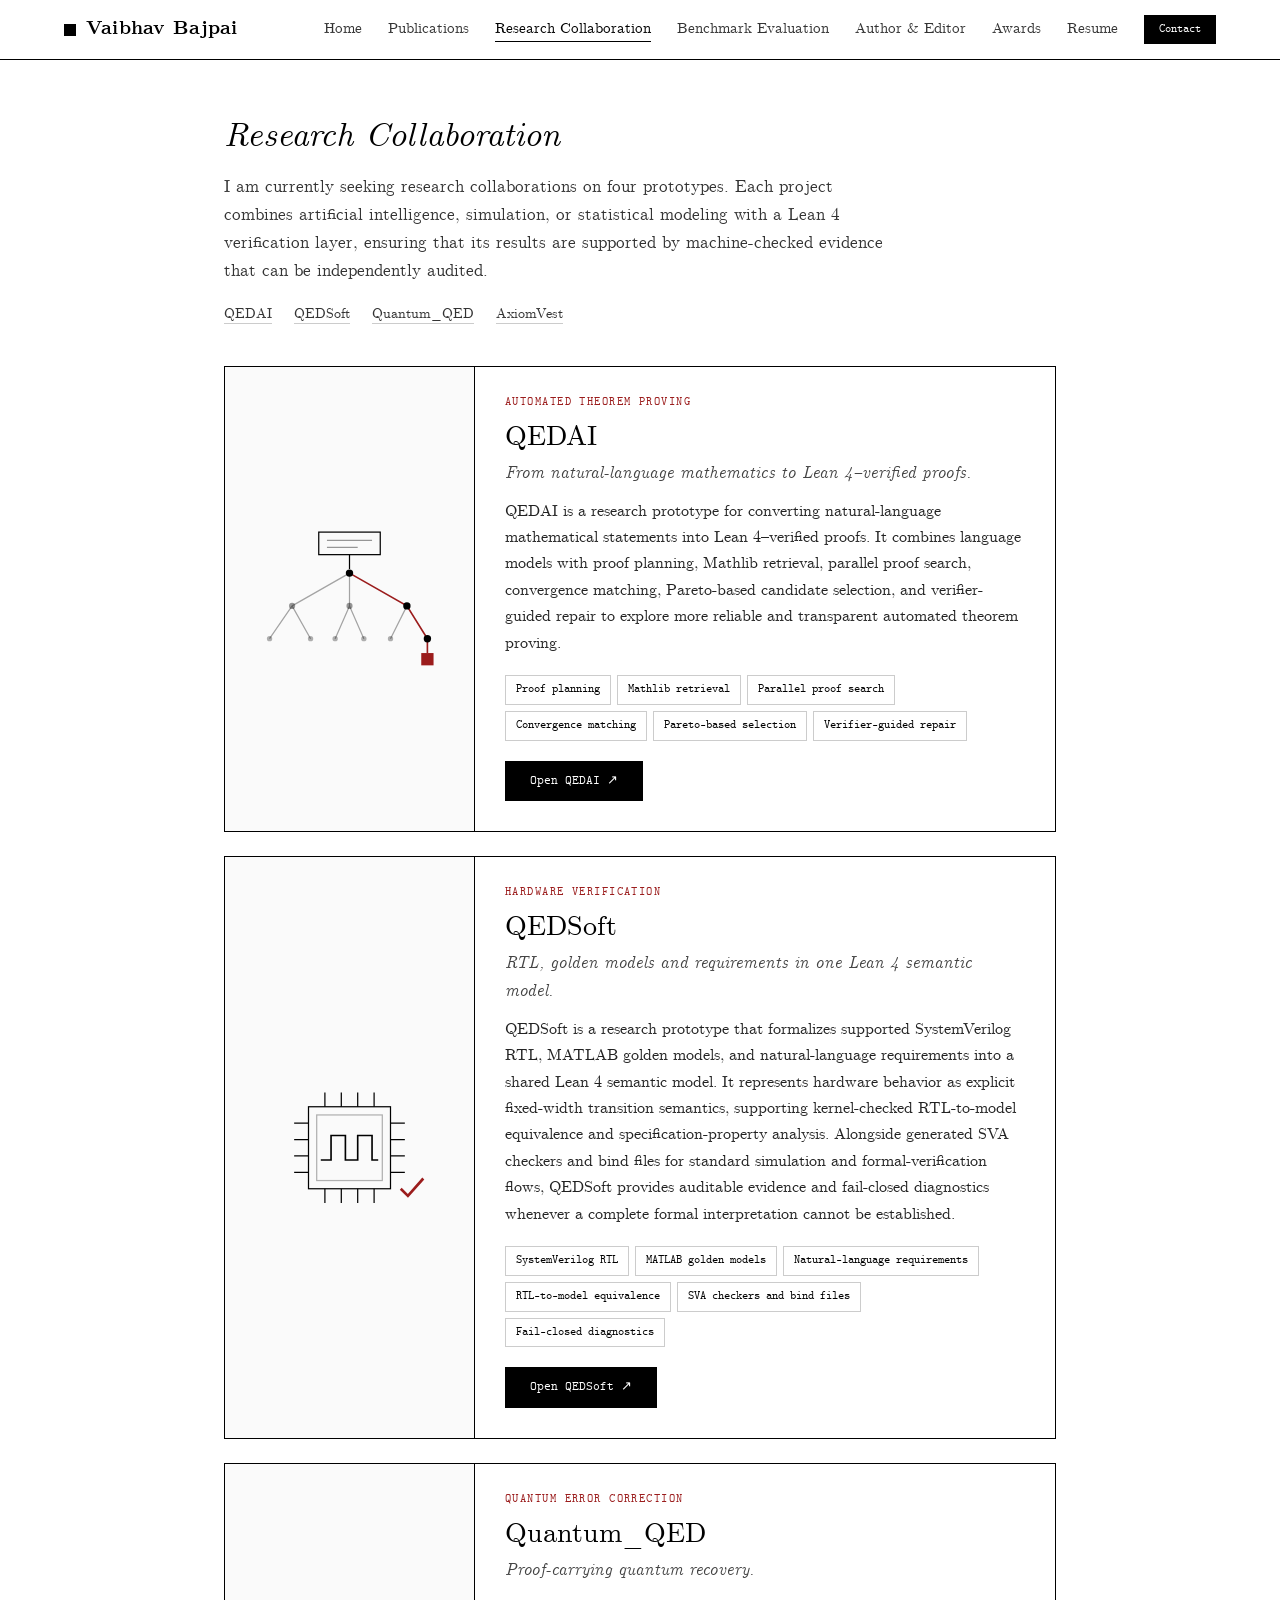
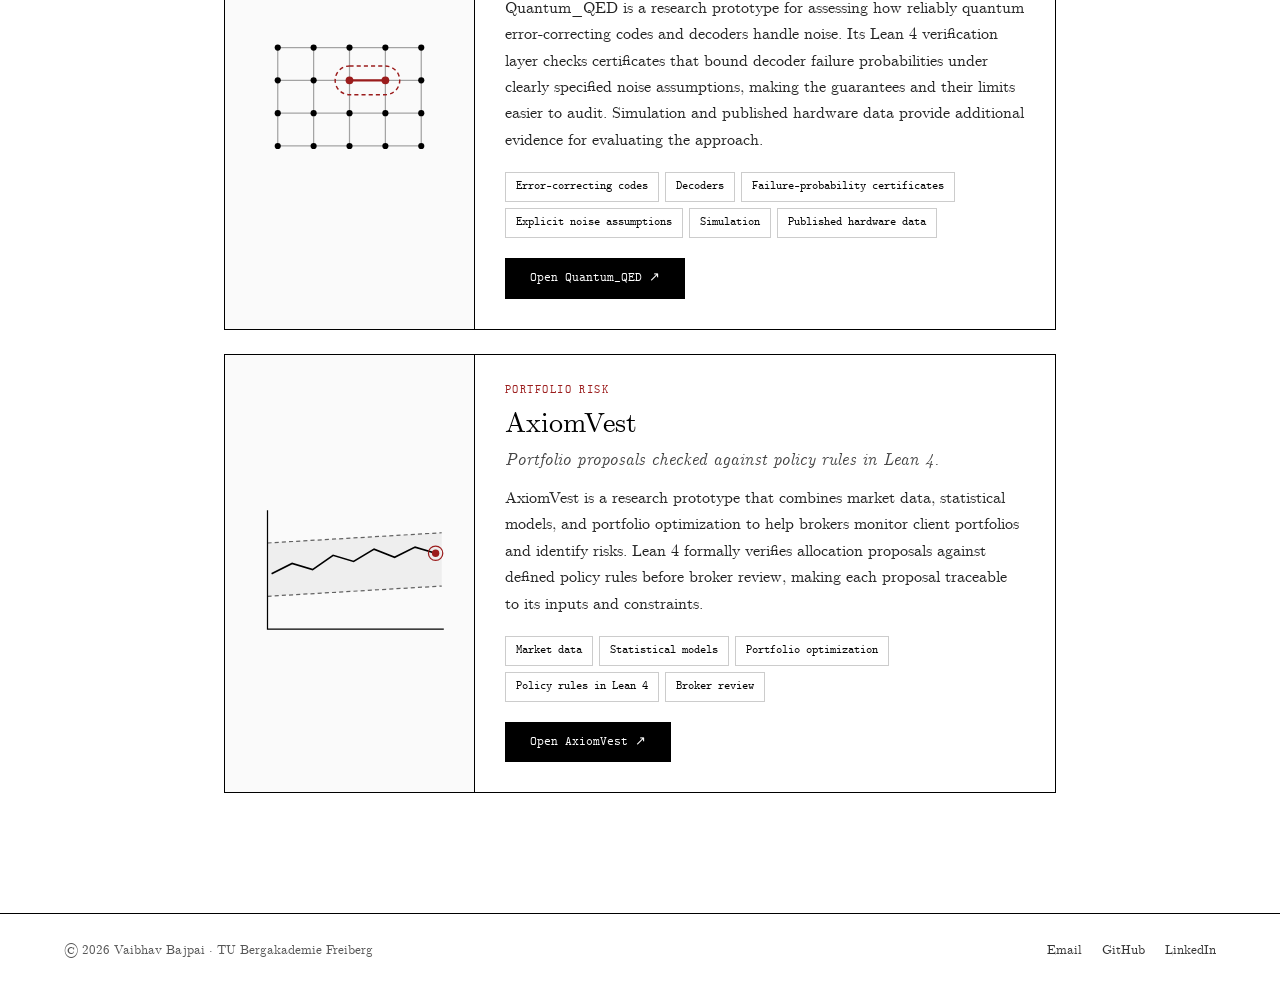
<file: research.html>
<!doctype html>
<html lang="en">
<head>
  <meta charset="utf-8">
  <meta name="viewport" content="width=device-width, initial-scale=1">
  <title>Research Collaboration · Vaibhav Bajpai</title>
  <meta name="description" content="QEDAI, QEDSoft, Quantum_QED and AxiomVest: research prototypes that combine AI, simulation and statistical models with a Lean 4 verification layer.">
  <meta property="og:title" content="Research Collaboration · Vaibhav Bajpai">
  <meta property="og:image" content="https://vaibhav-baj.github.io/assets/Photo.jpeg">
  <link rel="icon" href="assets/favicon.svg" type="image/svg+xml">
  <link rel="preload" href="assets/fonts/cmunrm.woff2" as="font" type="font/woff2" crossorigin>
  <link rel="stylesheet" href="assets/css/style.css">
</head>
<body>
  <a class="skip-link" href="#main">Skip to content</a>

  <header class="header">
    <a class="brand" href="index.html"><span class="qed" aria-hidden="true"></span>Vaibhav Bajpai</a>
    <nav aria-label="Main">
      <ul class="header-nav">
        <li><a href="index.html">Home</a></li>
        <li><a href="publications.html">Publications</a></li>
        <li><a href="research.html" aria-current="page">Research Collaboration</a></li>
        <li><a href="benchmark.html">Benchmark Evaluation</a></li>
        <li><a href="author-editor.html">Author &amp; Editor</a></li>
        <li><a href="awards.html">Awards</a></li>
        <li><a href="resume.html">Resume</a></li>
        <li><a class="btn btn-small" href="contact.html">Contact</a></li>
      </ul>
    </nav>
  </header>

  <main id="main" class="main">
    <section class="page-intro">
      <h1>Research Collaboration</h1>
      <p>
        I am currently seeking research collaborations on four prototypes. Each project combines artificial
        intelligence, simulation, or statistical modeling with a Lean&nbsp;4 verification layer, ensuring that its
        results are supported by machine-checked evidence that can be independently audited.
      </p>
      <ul class="subnav">
        <li><a href="#qedai">QEDAI</a></li>
        <li><a href="#qedsoft">QEDSoft</a></li>
        <li><a href="#quantum-qed">Quantum_QED</a></li>
        <li><a href="#axiomvest">AxiomVest</a></li>
      </ul>
    </section>

    <!-- ============ QEDAI ============ -->
    <article class="project reveal" id="qedai">
      <div class="project-visual">
        <svg viewBox="0 0 200 140" aria-hidden="true">
          <g fill="none" stroke="currentColor" stroke-width="1.2">
            <rect x="70" y="4" width="60" height="22"/>
            <path d="M78,12H122M78,19H108" stroke-opacity=".4"/>
            <path d="M100,26V40"/>
            <path d="M100,44L44,76M100,44L100,76M44,76L22,108M44,76L62,108M100,76L86,108M100,76L114,108M156,76L140,108" stroke-opacity=".35"/>
          </g>
          <path d="M100,44L156,76L176,108V122" fill="none" stroke="#9b1c1c" stroke-width="1.6"/>
          <g fill="currentColor">
            <circle cx="44" cy="76" r="3" fill-opacity=".4"/><circle cx="100" cy="76" r="3" fill-opacity=".4"/>
            <circle cx="22" cy="108" r="2.6" fill-opacity=".3"/><circle cx="62" cy="108" r="2.6" fill-opacity=".3"/>
            <circle cx="86" cy="108" r="2.6" fill-opacity=".3"/><circle cx="114" cy="108" r="2.6" fill-opacity=".3"/>
            <circle cx="140" cy="108" r="2.6" fill-opacity=".3"/>
            <circle cx="100" cy="44" r="3.6"/><circle cx="156" cy="76" r="3.6"/><circle cx="176" cy="108" r="3.6"/>
          </g>
          <rect x="170" y="122" width="12" height="12" fill="#9b1c1c"/>
        </svg>
      </div>
      <div class="project-body">
        <p class="label">Automated theorem proving</p>
        <h2>QEDAI</h2>
        <p class="project-sub">From natural-language mathematics to Lean&nbsp;4–verified proofs.</p>
        <p>
          QEDAI is a research prototype for converting natural-language mathematical statements into
          Lean&nbsp;4–verified proofs. It combines language models with proof planning, Mathlib retrieval,
          parallel proof search, convergence matching, Pareto-based candidate selection, and verifier-guided
          repair to explore more reliable and transparent automated theorem proving.
        </p>
        <ul class="chips">
          <li>Proof planning</li><li>Mathlib retrieval</li><li>Parallel proof search</li>
          <li>Convergence matching</li><li>Pareto-based selection</li><li>Verifier-guided repair</li>
        </ul>
        <div class="project-actions">
          <a class="btn" href="https://qedai-blue.vercel.app/">Open QEDAI ↗</a>
        </div>
      </div>
    </article>

    <!-- ============ QEDSOFT ============ -->
    <article class="project reveal" id="qedsoft">
      <div class="project-visual">
        <svg viewBox="0 0 200 140" aria-hidden="true">
          <g fill="none" stroke="currentColor" stroke-width="1.2">
            <rect x="60" y="30" width="80" height="80"/>
            <path d="M46,46H60M46,62H60M46,78H60M46,94H60M140,46H154M140,62H154M140,78H154M140,94H154"/>
            <path d="M76,16V30M92,16V30M108,16V30M124,16V30M76,110V124M92,110V124M108,110V124M124,110V124"/>
            <rect x="68" y="38" width="64" height="64" stroke-opacity=".3"/>
          </g>
          <path d="M72,82H82V58H96V82H108V58H122V82H128" fill="none" stroke="currentColor" stroke-width="1.6"/>
          <path d="M150,110l7,7l15,-17" fill="none" stroke="#9b1c1c" stroke-width="2.6"/>
        </svg>
      </div>
      <div class="project-body">
        <p class="label">Hardware verification</p>
        <h2>QEDSoft</h2>
        <p class="project-sub">RTL, golden models and requirements in one Lean&nbsp;4 semantic model.</p>
        <p>
          QEDSoft is a research prototype that formalizes supported SystemVerilog RTL, MATLAB golden models, and
          natural-language requirements into a shared Lean&nbsp;4 semantic model. It represents hardware behavior
          as explicit fixed-width transition semantics, supporting kernel-checked RTL-to-model equivalence and
          specification-property analysis. Alongside generated SVA checkers and bind files for standard simulation
          and formal-verification flows, QEDSoft provides auditable evidence and fail-closed diagnostics whenever a
          complete formal interpretation cannot be established.
        </p>
        <ul class="chips">
          <li>SystemVerilog RTL</li><li>MATLAB golden models</li><li>Natural-language requirements</li>
          <li>RTL-to-model equivalence</li><li>SVA checkers and bind files</li><li>Fail-closed diagnostics</li>
        </ul>
        <div class="project-actions">
          <a class="btn" href="https://qedai-frontend.vercel.app/">Open QEDSoft ↗</a>
        </div>
      </div>
    </article>

    <!-- ============ QUANTUM_QED ============ -->
    <article class="project reveal" id="quantum-qed">
      <div class="project-visual">
        <svg viewBox="0 0 200 140" aria-hidden="true">
          <g fill="none" stroke="currentColor" stroke-width="1.2" stroke-opacity=".35">
            <path d="M30,22H170M30,54H170M30,86H170M30,118H170"/>
            <path d="M30,22V118M65,22V118M100,22V118M135,22V118M170,22V118"/>
          </g>
          <rect x="86" y="40" width="63" height="28" rx="14" fill="none" stroke="#9b1c1c" stroke-width="1.4" stroke-dasharray="4 3"/>
          <path d="M100,54H135" stroke="#9b1c1c" stroke-width="2.2"/>
          <g fill="currentColor">
            <circle cx="30" cy="22" r="3"/><circle cx="65" cy="22" r="3"/><circle cx="100" cy="22" r="3"/><circle cx="135" cy="22" r="3"/><circle cx="170" cy="22" r="3"/>
            <circle cx="30" cy="54" r="3"/><circle cx="65" cy="54" r="3"/><circle cx="170" cy="54" r="3"/>
            <circle cx="30" cy="86" r="3"/><circle cx="65" cy="86" r="3"/><circle cx="100" cy="86" r="3"/><circle cx="135" cy="86" r="3"/><circle cx="170" cy="86" r="3"/>
            <circle cx="30" cy="118" r="3"/><circle cx="65" cy="118" r="3"/><circle cx="100" cy="118" r="3"/><circle cx="135" cy="118" r="3"/><circle cx="170" cy="118" r="3"/>
          </g>
          <circle cx="100" cy="54" r="3.8" fill="#9b1c1c"/><circle cx="135" cy="54" r="3.8" fill="#9b1c1c"/>
        </svg>
      </div>
      <div class="project-body">
        <p class="label">Quantum error correction</p>
        <h2>Quantum_QED</h2>
        <p class="project-sub">Proof-carrying quantum recovery.</p>
        <p>
          Quantum_QED is a research prototype for assessing how reliably quantum error-correcting codes and
          decoders handle noise. Its Lean&nbsp;4 verification layer checks certificates that bound decoder failure
          probabilities under clearly specified noise assumptions, making the guarantees and their limits easier
          to audit. Simulation and published hardware data provide additional evidence for evaluating the approach.
        </p>
        <ul class="chips">
          <li>Error-correcting codes</li><li>Decoders</li><li>Failure-probability certificates</li>
          <li>Explicit noise assumptions</li><li>Simulation</li><li>Published hardware data</li>
        </ul>
        <div class="project-actions">
          <a class="btn" href="https://quantum-qed.vercel.app/">Open Quantum_QED ↗</a>
        </div>
      </div>
    </article>

    <!-- ============ AXIOMVEST ============ -->
    <article class="project reveal" id="axiomvest">
      <div class="project-visual">
        <svg viewBox="0 0 200 140" aria-hidden="true">
          <polygon points="20,40 190,30 190,82 20,92" fill="#eeeeee"/>
          <g fill="none" stroke="currentColor" stroke-width="1.2">
            <path d="M20,40L190,30M20,92L190,82" stroke-dasharray="4 3" stroke-opacity=".6"/>
            <path d="M20,8V124H192"/>
          </g>
          <polyline points="24,70 44,60 64,66 84,52 104,58 124,46 144,54 164,44 184,50" fill="none" stroke="currentColor" stroke-width="1.6"/>
          <circle cx="184" cy="50" r="7" fill="none" stroke="#9b1c1c" stroke-width="1.2"/>
          <circle cx="184" cy="50" r="3.6" fill="#9b1c1c"/>
        </svg>
      </div>
      <div class="project-body">
        <p class="label">Portfolio risk</p>
        <h2>AxiomVest</h2>
        <p class="project-sub">Portfolio proposals checked against policy rules in Lean&nbsp;4.</p>
        <p>
          AxiomVest is a research prototype that combines market data, statistical models, and portfolio
          optimization to help brokers monitor client portfolios and identify risks. Lean&nbsp;4 formally verifies
          allocation proposals against defined policy rules before broker review, making each proposal traceable
          to its inputs and constraints.
        </p>
        <ul class="chips">
          <li>Market data</li><li>Statistical models</li><li>Portfolio optimization</li>
          <li>Policy rules in Lean&nbsp;4</li><li>Broker review</li>
        </ul>
        <div class="project-actions">
          <a class="btn" href="https://axiomvest.vercel.app/">Open AxiomVest ↗</a>
        </div>
      </div>
    </article>
  </main>

  <footer class="footer">
    <span>© <span data-year>2026</span> Vaibhav Bajpai · TU Bergakademie Freiberg</span>
    <nav aria-label="Footer">
      <a href="mailto:vaibhav.bajpai@math.tu-freiberg.de">Email</a>
      <a href="https://github.com/vaibhav-baj">GitHub</a>
      <a href="https://www.linkedin.com/in/vaibhavbaj">LinkedIn</a>
    </nav>
  </footer>

  <script src="assets/js/main.js"></script>
</body>
</html>
</file>
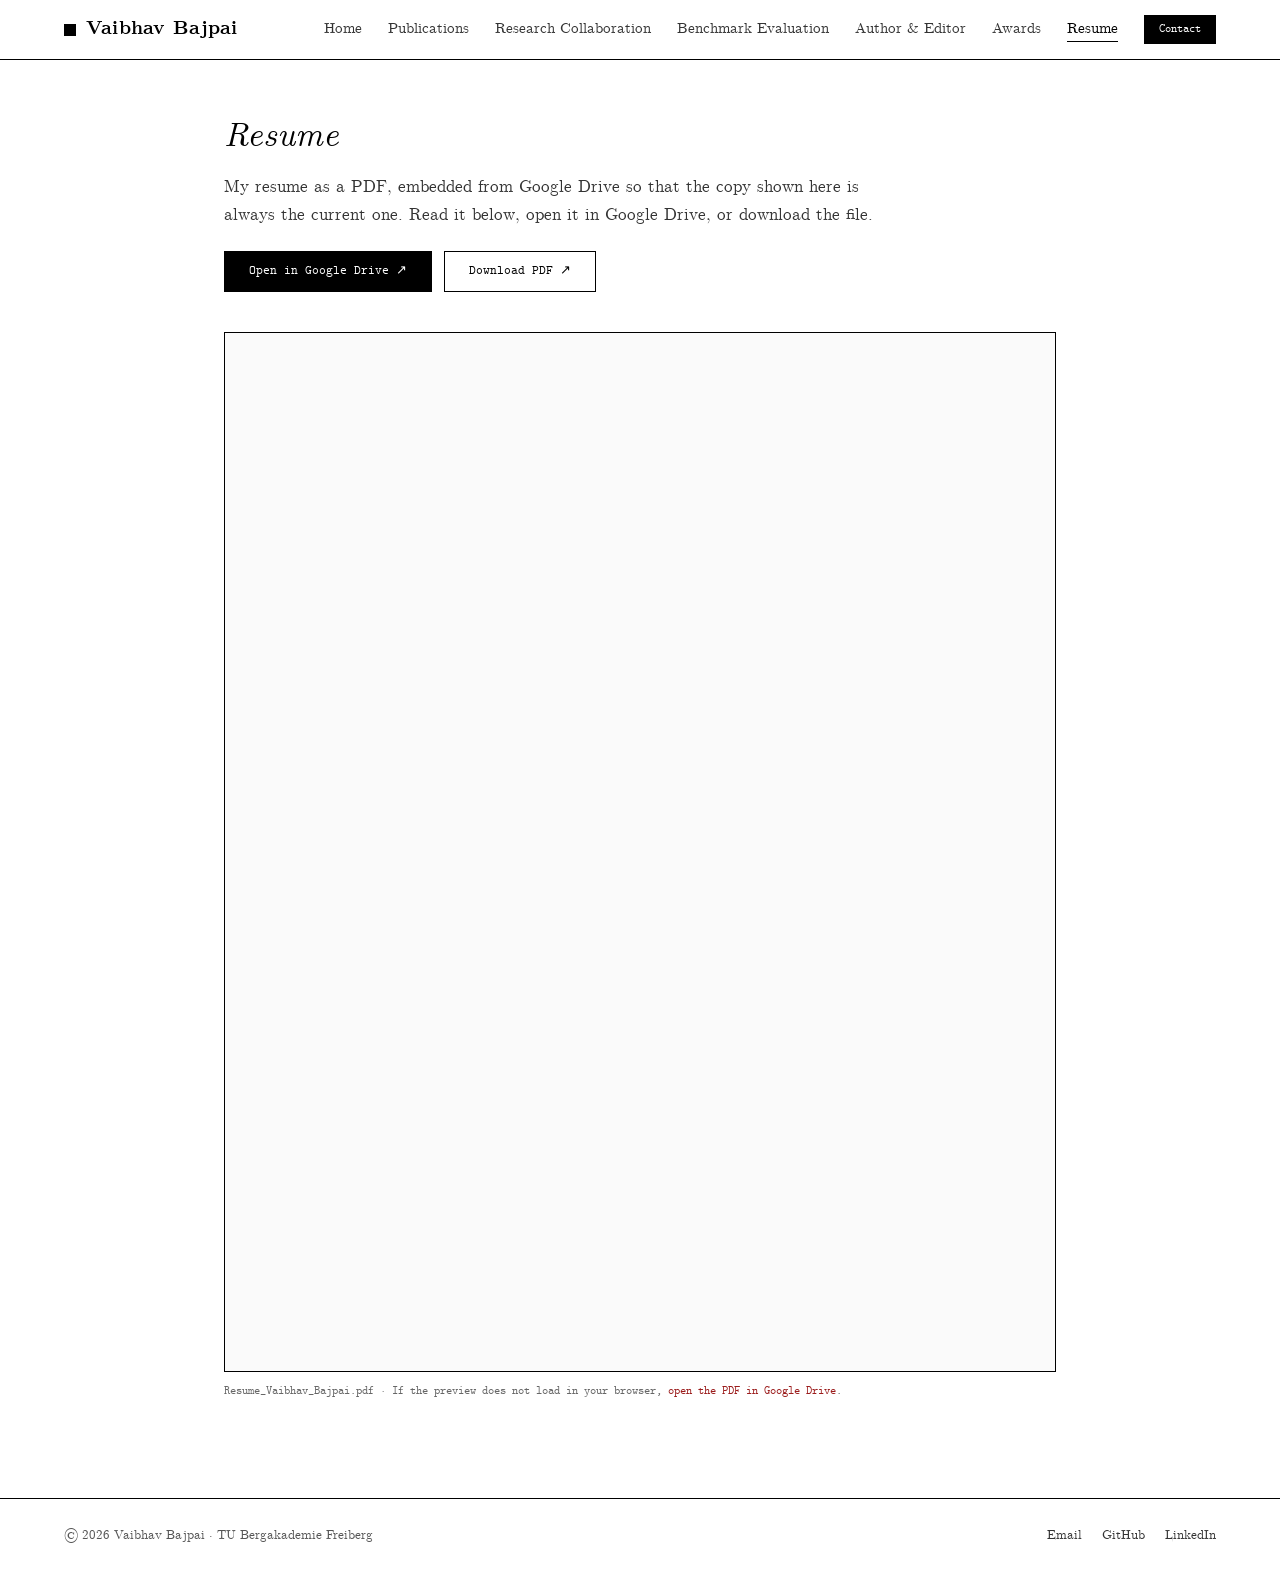
<file: resume.html>
<!doctype html>
<html lang="en">
<head>
  <meta charset="utf-8">
  <meta name="viewport" content="width=device-width, initial-scale=1">
  <title>Resume · Vaibhav Bajpai</title>
  <meta name="description" content="Resume of Vaibhav Bajpai, PhD student at the Institute of Discrete Mathematics and Algebra, TU Bergakademie Freiberg: education, research, publications and experience.">
  <meta property="og:title" content="Resume · Vaibhav Bajpai">
  <meta property="og:image" content="https://vaibhav-baj.github.io/assets/Photo.jpeg">
  <link rel="icon" href="assets/favicon.svg" type="image/svg+xml">
  <link rel="preload" href="assets/fonts/cmunrm.woff2" as="font" type="font/woff2" crossorigin>
  <link rel="stylesheet" href="assets/css/style.css">
</head>
<body>
  <a class="skip-link" href="#main">Skip to content</a>

  <header class="header">
    <a class="brand" href="index.html"><span class="qed" aria-hidden="true"></span>Vaibhav Bajpai</a>
    <nav aria-label="Main">
      <ul class="header-nav">
        <li><a href="index.html">Home</a></li>
        <li><a href="publications.html">Publications</a></li>
        <li><a href="research.html">Research Collaboration</a></li>
        <li><a href="benchmark.html">Benchmark Evaluation</a></li>
        <li><a href="author-editor.html">Author &amp; Editor</a></li>
        <li><a href="awards.html">Awards</a></li>
        <li><a href="resume.html" aria-current="page">Resume</a></li>
        <li><a class="btn btn-small" href="contact.html">Contact</a></li>
      </ul>
    </nav>
  </header>

  <main id="main" class="main">
    <section class="page-intro">
      <h1>Resume</h1>
      <p>
        My resume as a PDF, embedded from Google Drive so that the copy shown here is always the current one.
        Read it below, open it in Google Drive, or download the file.
      </p>
      <div class="ctas page-ctas">
        <a class="btn" href="https://drive.google.com/file/d/1iL0vDiiBsEnTtB8Opgvh113tXW2Ypghq/view">Open in Google Drive ↗</a>
        <a class="btn btn-secondary" href="https://drive.google.com/uc?export=download&amp;id=1iL0vDiiBsEnTtB8Opgvh113tXW2Ypghq">Download PDF ↗</a>
      </div>
    </section>

    <figure class="resume-embed reveal">
      <iframe class="resume-frame"
              src="https://drive.google.com/file/d/1iL0vDiiBsEnTtB8Opgvh113tXW2Ypghq/preview"
              title="Resume of Vaibhav Bajpai (PDF, Google Drive preview)"
              loading="lazy"></iframe>
      <figcaption>
        Resume_Vaibhav_Bajpai.pdf · If the preview does not load in your browser,
        <a href="https://drive.google.com/file/d/1iL0vDiiBsEnTtB8Opgvh113tXW2Ypghq/view">open the PDF in Google Drive</a>.
      </figcaption>
    </figure>
  </main>

  <footer class="footer">
    <span>© <span data-year>2026</span> Vaibhav Bajpai · TU Bergakademie Freiberg</span>
    <nav aria-label="Footer">
      <a href="mailto:vaibhav.bajpai@math.tu-freiberg.de">Email</a>
      <a href="https://github.com/vaibhav-baj">GitHub</a>
      <a href="https://www.linkedin.com/in/vaibhavbaj">LinkedIn</a>
    </nav>
  </footer>

  <script src="assets/js/main.js"></script>
</body>
</html>
</file>
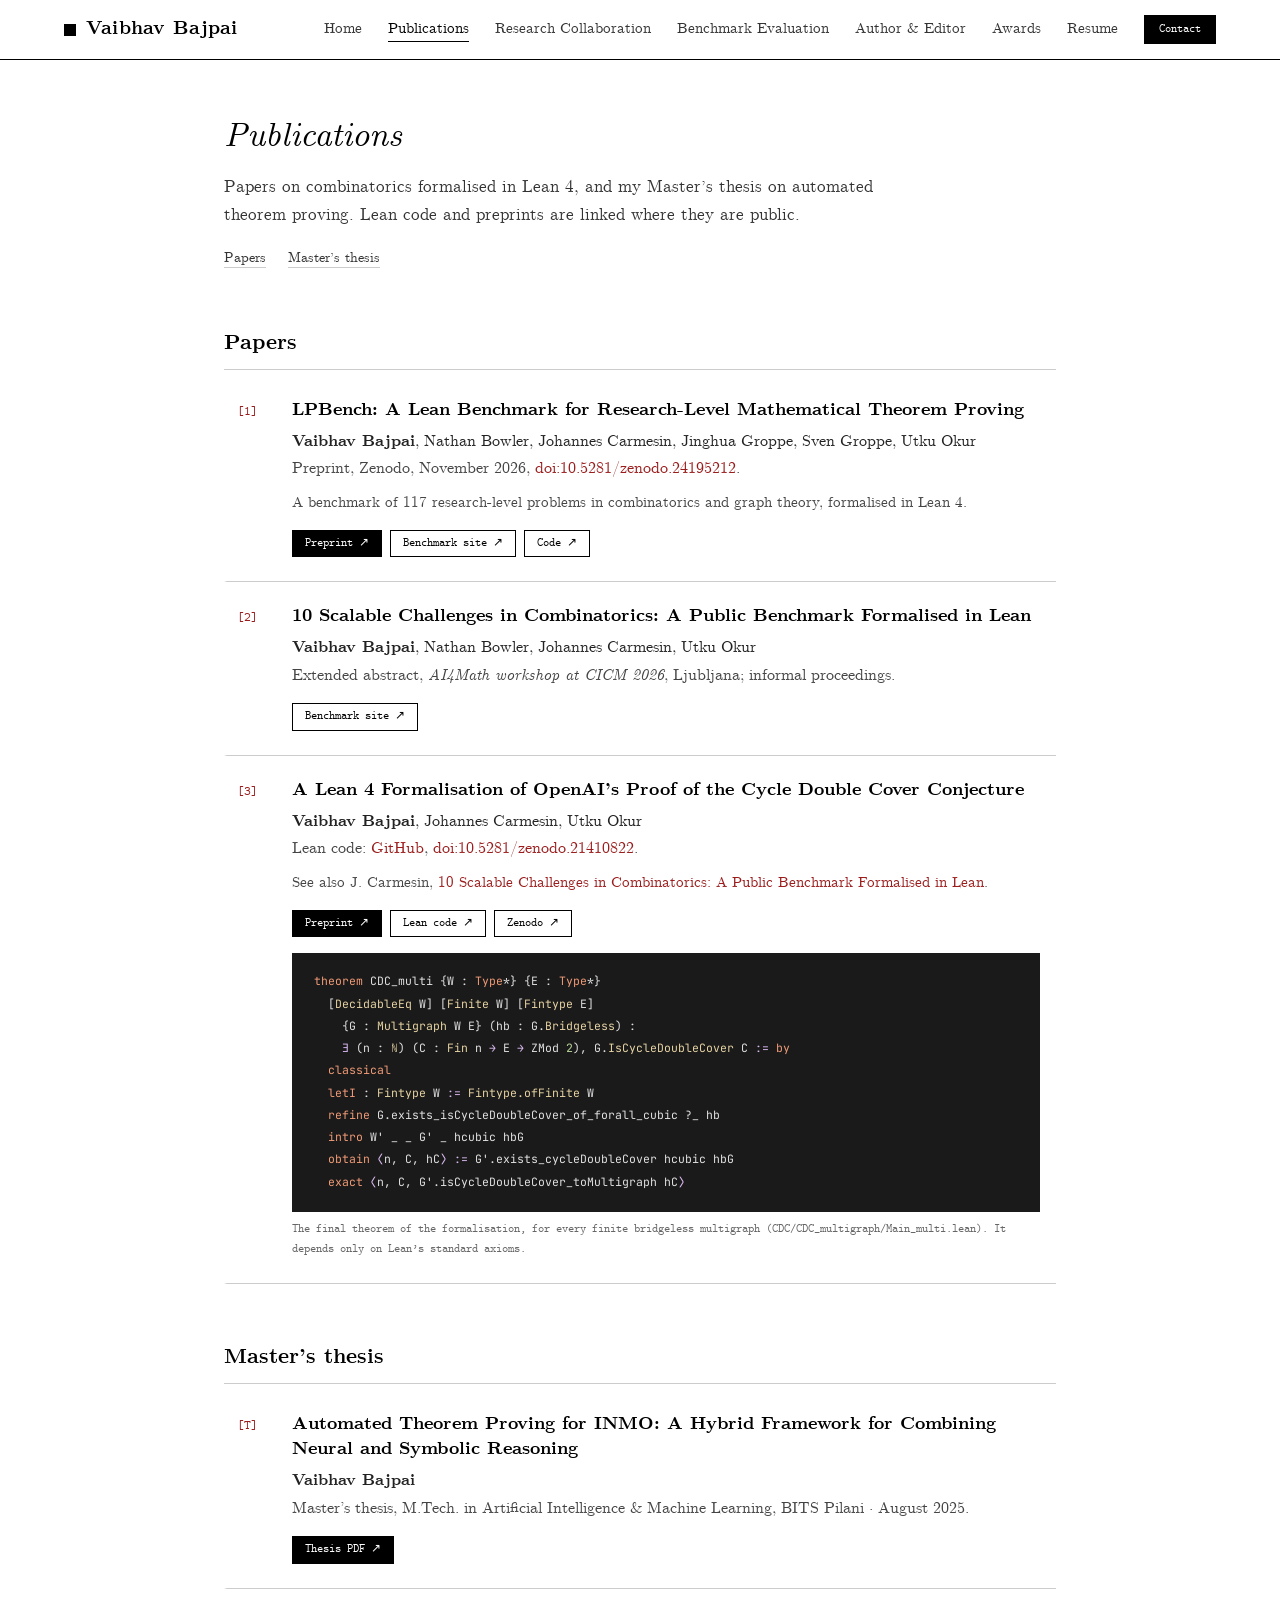
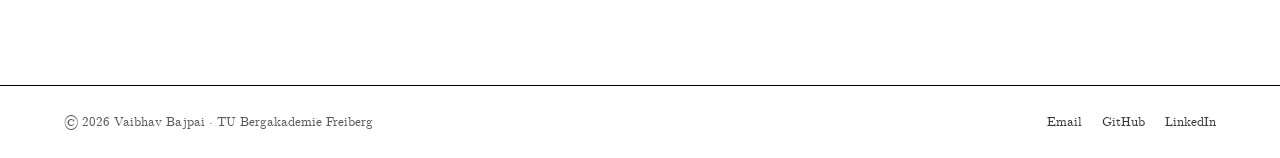
<file: work.html>
<!doctype html>
<html lang="en">
<head>
  <meta charset="utf-8">
  <meta name="viewport" content="width=device-width, initial-scale=1">
  <title>Publications · Vaibhav Bajpai</title>
  <meta http-equiv="refresh" content="0; url=publications.html">
  <link rel="canonical" href="https://vaibhav-baj.github.io/publications.html">
</head>
<body>
  <p>This page has moved to <a href="publications.html">Publications</a>.</p>
</body>
</html>
</file>
<file: assets/css/style.css>
/* Vaibhav Bajpai — shared styles. After the ProofBench site: Computer Modern, black and white, hairline borders, one dark-red accent. */

@font-face { font-family: "CMU Serif"; src: url("../fonts/cmunrm.woff2") format("woff2"); font-weight: 400; font-style: normal; font-display: swap; }
@font-face { font-family: "CMU Serif"; src: url("../fonts/cmunbx.woff2") format("woff2"); font-weight: 700; font-style: normal; font-display: swap; }
@font-face { font-family: "CMU Serif"; src: url("../fonts/cmunti.woff2") format("woff2"); font-weight: 400; font-style: italic; font-display: swap; }
@font-face { font-family: "CMU Typewriter"; src: url("../fonts/cmuntt.woff2") format("woff2"); font-weight: 400; font-style: normal; font-display: swap; }

:root {
  color-scheme: light;
  --ink: #000;
  --muted: #666;
  --line: #ccc;
  --line-soft: #e6e6e6;
  --soft: #fafafa;
  --bg: #fff;
  --accent: #9b1c1c;
  --code-bg: #1a1a1a;
  --code-ink: #e0e0e0;
  --code-dim: #8a8a8a;
  --serif: "CMU Serif", "Computer Modern", "Latin Modern Roman", "Times New Roman", Times, serif;
  --tt: "CMU Typewriter", "Courier New", Courier, monospace;
  --mono: "JetBrains Mono", "DejaVu Sans Mono", Consolas, monospace;
  --gutter: clamp(20px, 5vw, 80px);
}

/* ---------- base ---------- */
*, *::before, *::after { margin: 0; padding: 0; box-sizing: border-box; }
html { scroll-behavior: smooth; scroll-padding-top: 76px; -webkit-text-size-adjust: 100%; }
body { font-family: var(--serif); font-size: 17px; line-height: 1.65; color: var(--ink); background: var(--bg); -webkit-font-smoothing: antialiased; }
img { max-width: 100%; height: auto; display: block; }
a { color: var(--ink); text-decoration: none; }
a:hover { text-decoration: underline; text-underline-offset: 3px; }
p a, li a, dd a, .link { color: var(--accent); }
b, strong { font-weight: 700; }
code { font-family: var(--tt); font-size: 0.92em; background: #f0f0f0; padding: 1px 4px; }
pre code { background: none; padding: 0; font-family: var(--mono); font-variant-ligatures: none; }
:focus-visible { outline: 2px solid var(--accent); outline-offset: 2px; }
.skip-link { position: absolute; left: -999px; top: 8px; background: var(--ink); color: var(--bg); padding: 6px 12px; z-index: 100; }
.skip-link:focus { left: 8px; }
.muted { color: var(--muted); }

/* ---------- header ---------- */
.header {
  position: sticky; top: 0; z-index: 50; background: rgba(255, 255, 255, .96);
  backdrop-filter: blur(6px); -webkit-backdrop-filter: blur(6px);
  border-bottom: 1px solid var(--ink);
  padding: 14px var(--gutter);
  display: flex; align-items: center; justify-content: space-between; flex-wrap: wrap; gap: 10px 24px;
}
.brand { display: inline-flex; align-items: center; gap: 10px; font-size: 19px; font-weight: 700; letter-spacing: .01em; }
.brand:hover { text-decoration: none; }
.brand .qed { width: 12px; height: 12px; background: var(--ink); display: inline-block; transition: background .2s, transform .3s; }
.brand:hover .qed { background: var(--accent); transform: rotate(90deg); }
.header-nav { list-style: none; display: flex; align-items: center; flex-wrap: wrap; gap: 6px 26px; font-size: 15px; }
.header-nav a { color: #333; padding: 2px 0; border-bottom: 1px solid transparent; }
.header-nav a:hover { color: var(--ink); text-decoration: none; border-bottom-color: var(--ink); }
.header-nav a[aria-current="page"] { color: var(--ink); border-bottom-color: var(--ink); }
.header-nav a.btn { color: #fff; padding: 6px 14px; font-size: 12px; border-bottom: 1px solid var(--ink); }
.header-nav a.btn:hover { color: var(--ink); }

/* ---------- buttons ---------- */
.btn {
  display: inline-block; font-family: var(--tt); font-size: 13px; line-height: 1.3;
  padding: 11px 24px; border: 1px solid var(--ink); background: var(--ink); color: #fff;
  cursor: pointer; transition: all .15s ease; text-decoration: none;
}
.btn:hover { background: var(--bg); color: var(--ink); text-decoration: none; }
.btn-secondary { background: var(--bg); color: var(--ink); }
.btn-secondary:hover { background: var(--ink); color: #fff; }
.btn-small { font-size: 12px; padding: 5px 12px; }

/* ---------- page shell ---------- */
.main { max-width: 960px; margin: 0 auto; padding: 56px var(--gutter) 96px; }
.page-intro { margin-bottom: 40px; }
.page-intro h1 { font-size: 34px; font-weight: 400; font-style: italic; line-height: 1.25; margin-bottom: 14px; }
.page-intro p { font-size: 17px; color: #333; max-width: 680px; }
.subnav { list-style: none; display: flex; gap: 8px 22px; flex-wrap: wrap; font-size: 14px; margin: 18px 0 0; }
.subnav a { color: #333; border-bottom: 1px solid var(--line); }
.subnav a:hover { text-decoration: none; border-color: var(--ink); }

h2.rule { font-size: 21px; font-weight: 700; margin: 56px 0 20px; padding-bottom: 8px; border-bottom: 1px solid var(--line); }
h3 { font-size: 17px; font-weight: 700; margin: 26px 0 10px; }
.label { font-family: var(--tt); font-size: 12px; letter-spacing: .12em; text-transform: uppercase; color: var(--accent); margin-bottom: 14px; }
.more-link { display: inline-block; font-family: var(--tt); font-size: 13px; color: var(--ink); border-bottom: 1px solid var(--ink); }
.more-link:hover { text-decoration: none; color: var(--accent); border-color: var(--accent); }

/* code blocks */
.code-block { position: relative; background: var(--code-bg); color: var(--code-ink); padding: 18px 22px; overflow-x: auto; margin-top: 16px; }
.code-block pre { font-size: 12.5px; line-height: 1.7; white-space: pre; }
.code-caption { font-family: var(--tt); font-size: 12px; color: var(--muted); margin-top: 8px; }
.tok-kw { color: #ef9a76; }
.tok-ty { color: #e6d3a3; }
.tok-num { color: #b9d69a; }
.tok-sym { color: #d9b8f0; }
.tok-com { color: var(--code-dim); font-style: italic; }
.tok-sorry { color: #f2c14e; text-decoration: underline wavy rgba(242, 193, 78, .55); text-underline-offset: 4px; }

/* ---------- footer ---------- */
.footer {
  border-top: 1px solid var(--ink); padding: 26px var(--gutter);
  display: flex; justify-content: space-between; align-items: center; flex-wrap: wrap; gap: 10px 24px;
  font-size: 13px; color: #555;
}
.footer nav { display: flex; gap: 20px; flex-wrap: wrap; }
.footer a { color: #333; }

/* ======================================================================
   HOME
   ====================================================================== */
.intro { max-width: calc(1080px + 2 * var(--gutter)); margin: 0 auto; padding: 84px var(--gutter) 0; display: grid; grid-template-columns: 1.3fr .7fr; gap: 64px; align-items: center; }
.intro > *, .team-grid > * { min-width: 0; }
.eyebrow { font-family: var(--tt); font-size: 12px; letter-spacing: .14em; text-transform: uppercase; color: var(--muted); margin-bottom: 20px; }
.intro h1 { font-size: clamp(50px, 7.6vw, 96px); font-weight: 400; line-height: .98; letter-spacing: -.01em; margin-bottom: 18px; }
.tagline { font-size: clamp(22px, 2.6vw, 31px); font-style: italic; line-height: 1.3; margin-bottom: 22px; text-wrap: balance; }
.tagline em { color: var(--accent); }
.lede { font-size: 18px; line-height: 1.65; color: #333; max-width: 34em; margin-bottom: 30px; }
.lede + .lede { margin-top: -16px; }
.ctas { display: flex; flex-wrap: wrap; gap: 12px; margin-bottom: 26px; }
.inst { font-family: var(--tt); font-size: 12px; color: var(--muted); letter-spacing: .03em; }

.portrait { border: 1px solid var(--ink); background: var(--bg); box-shadow: 0 30px 70px -40px rgba(0, 0, 0, .55); }
.portrait img { width: 100%; aspect-ratio: 1; object-fit: cover; object-position: center 20%; }
.portrait figcaption { display: flex; justify-content: space-between; gap: 6px 12px; flex-wrap: wrap; padding: 10px 14px; border-top: 1px solid var(--ink); font-family: var(--tt); font-size: 12px; color: #555; }

.stats { max-width: calc(1080px + 2 * var(--gutter)); margin: 72px auto 0; padding: 0 var(--gutter); display: grid; grid-template-columns: repeat(4, 1fr); }
.stats > div { padding: 24px 20px 30px; border-top: 1px solid var(--ink); border-left: 1px solid var(--line); display: flex; flex-direction: column-reverse; justify-content: flex-end; }
.stats > div:first-child { border-left: 0; padding-left: 0; }
.stats dd { font-size: 46px; line-height: 1; }
.stats dt { font-family: var(--tt); font-size: 12px; color: var(--muted); margin-top: 10px; line-height: 1.45; }

.section { padding: 96px var(--gutter); }
.section.soft { background: var(--soft); border-top: 1px solid var(--line-soft); border-bottom: 1px solid var(--line-soft); }
.wrap { max-width: 1080px; margin: 0 auto; }
.section-head { max-width: 760px; margin-bottom: 44px; }
.section-head h2 { font-size: clamp(28px, 3.6vw, 40px); font-weight: 400; line-height: 1.18; margin-bottom: 16px; text-wrap: balance; }
.section-head p { font-size: 18px; color: #333; }

.pillars { display: grid; grid-template-columns: repeat(3, 1fr); border: 1px solid var(--ink); background: var(--bg); }
.pillar { padding: 28px 26px 30px; border-left: 1px solid var(--line); transition: background .2s; }
.pillar:first-child { border-left: 0; }
.pillar:hover { background: var(--soft); }
.pillar svg { width: 100%; height: 84px; margin-bottom: 18px; color: var(--ink); }
.pillar h3 { font-size: 18px; margin: 0 0 8px; }
.pillar p { font-size: 15px; color: #333; line-height: 1.6; }

.explore { display: grid; grid-template-columns: 1fr 1fr; gap: 24px; }
.explore-card { display: flex; flex-direction: column; border: 1px solid var(--ink); background: var(--bg); color: var(--ink); padding: 26px 28px 28px; transition: transform .2s ease, box-shadow .2s ease; }
.explore-card:hover { text-decoration: none; transform: translateY(-3px); box-shadow: 0 14px 30px -18px rgba(0, 0, 0, .45); }
.explore-card.wide { grid-column: 1 / -1; }
.explore-card .label { display: flex; justify-content: space-between; gap: 12px; margin-bottom: 10px; }
.explore-card .label span { color: var(--muted); }
.explore-card h3 { font-size: 24px; font-weight: 400; margin: 0 0 10px; }
.explore-card p:not(.label) { font-size: 15px; color: #333; margin-bottom: 16px; flex: 1; }
.explore-card .go { align-self: flex-start; font-family: var(--tt); font-size: 13px; border-bottom: 1px solid var(--ink); }
.explore-card:hover .go { color: var(--accent); border-color: var(--accent); }

.cta-box { border: 1px solid var(--ink); padding: 28px; display: flex; justify-content: space-between; align-items: center; gap: 18px; flex-wrap: wrap; background: var(--bg); }
.cta-box h3 { margin: 0 0 4px; font-size: 21px; font-weight: 400; font-style: italic; }
.cta-box p { color: #333; font-size: 15px; }
.cta-box .ctas { margin: 0; }
.explore + .cta-box { margin-top: 56px; }

/* ======================================================================
   PUBLICATIONS
   ====================================================================== */
.pubs { list-style: none; }
.pub { display: grid; grid-template-columns: 3em 1fr; gap: 0 14px; padding: 22px 16px 24px 0; border-bottom: 1px solid var(--line); border-left: 3px solid transparent; transition: background .3s, border-color .3s; }
.pub:first-child { padding-top: 8px; }
.pub:target { background: var(--soft); border-left-color: var(--accent); }
.pub > * { min-width: 0; }
.pub-num { font-family: var(--tt); font-size: 13px; color: var(--accent); padding: 4px 0 0 10px; }
.pub-title { font-size: 18px; font-weight: 700; line-height: 1.4; margin-bottom: 6px; }
.pub-authors { font-size: 16px; color: #222; }
.pub-venue { font-size: 15.5px; color: #444; margin-top: 2px; }
.pub-note { font-size: 15px; color: #444; margin-top: 8px; }
.pub-links { display: flex; flex-wrap: wrap; gap: 8px; margin-top: 14px; }

/* ======================================================================
   RESEARCH COLLABORATION
   ====================================================================== */
.project { display: grid; grid-template-columns: 250px 1fr; border: 1px solid var(--ink); background: var(--bg); margin-bottom: 24px; }
.project > * { min-width: 0; }
.project-visual { border-right: 1px solid var(--ink); background: var(--soft); display: grid; place-items: center; padding: 26px 22px; }
.project-visual svg { width: 100%; max-width: 210px; height: auto; color: var(--ink); }
.project-body { padding: 26px 30px 30px; }
.project-body .label { margin-bottom: 8px; }
.project-body h2 { font-size: 28px; font-weight: 400; line-height: 1.2; margin-bottom: 4px; }
.project-sub { font-style: italic; color: #444; margin-bottom: 12px; }
.project-body > p:not(.label):not(.project-sub) { font-size: 16px; color: #222; }
.chips { list-style: none; display: flex; flex-wrap: wrap; gap: 6px; margin-top: 18px; }
.chips li { font-family: var(--tt); font-size: 12px; padding: 4px 10px; border: 1px solid var(--line); background: var(--bg); }
.project-actions { margin-top: 20px; }

/* ======================================================================
   BENCHMARK EVALUATION
   ====================================================================== */
.page-ctas { margin: 22px 0 0; }
.workflows { display: grid; grid-template-columns: 1fr; gap: 24px; }
.workflow { display: flex; flex-direction: column; border: 1px solid var(--ink); background: var(--bg); padding: 26px 28px 28px; }
.workflow > * { min-width: 0; }
.wf-glyph { font-size: 44px; line-height: 1; color: var(--accent); margin-bottom: 14px; }
.workflow .label { margin-bottom: 6px; }
.workflow h3 { font-size: 24px; font-weight: 400; margin: 0 0 10px; }
.workflow > p:not(.label):not(.wf-glyph) { font-size: 15.5px; color: #333; }
.wf-list { list-style: none; margin: 18px 0 24px; border-top: 1px solid var(--line); columns: 2; column-gap: 36px; }
.wf-list li { font-size: 14.5px; line-height: 1.5; padding: 7px 0 7px 18px; border-bottom: 1px solid var(--line-soft); position: relative; break-inside: avoid; }
.wf-list li::before { content: ""; position: absolute; left: 0; top: 14px; width: 6px; height: 6px; background: var(--ink); }
.workflow .btn { align-self: flex-start; }
.prose ul { margin: 0 0 8px 22px; max-width: 760px; }
.prose li { margin-bottom: 10px; color: #222; }
.cta-box.spaced { margin-top: 56px; }

/* ======================================================================
   AUTHOR & EDITOR
   ====================================================================== */
.book { display: grid; grid-template-columns: 1fr 210px; gap: 28px; align-items: start; border: 1px solid var(--line); border-left: 3px solid var(--ink); padding: 22px 24px; margin-bottom: 16px; background: var(--bg); transition: border-color .2s; }
.book:hover { border-color: var(--ink); }
.book.plain { grid-template-columns: 1fr; }
.book > * { min-width: 0; }
.book-type { font-family: var(--tt); font-size: 12px; letter-spacing: .08em; text-transform: uppercase; color: var(--accent); margin-bottom: 6px; }
.book h3 { font-size: 19px; line-height: 1.35; margin: 0 0 6px; }
.book > div > p:not(.book-type) { font-size: 15.5px; color: #333; }
.meta { display: grid; grid-template-columns: max-content 1fr; gap: 3px 16px; font-size: 14.5px; margin-top: 14px; }
.meta dt { font-family: var(--tt); font-size: 12px; color: var(--muted); padding-top: 2px; }
.meta dd { font-variant-numeric: tabular-nums; overflow-wrap: anywhere; }
.thumb { display: block; border: 1px solid var(--line); background: var(--bg); color: var(--ink); transition: border-color .2s, transform .2s; }
.thumb:hover { text-decoration: none; border-color: var(--ink); transform: translateY(-2px); }
.thumb img { width: 100%; aspect-ratio: 3 / 2; object-fit: cover; }
.thumb span { display: block; font-family: var(--tt); font-size: 12px; padding: 6px 10px; border-top: 1px solid var(--line); }
.book.has-cover { grid-template-columns: 1fr 160px; }
.book h3 a:hover { color: var(--accent); }
.thumb.cover img { aspect-ratio: auto; }

/* ======================================================================
   AWARDS
   ====================================================================== */
.records { list-style: none; }
.records li { display: grid; grid-template-columns: 11em 1fr; gap: 4px 24px; padding: 18px 0 20px; border-bottom: 1px solid var(--line); }
.records li > * { min-width: 0; }
.rec-type { font-family: var(--tt); font-size: 12px; letter-spacing: .06em; text-transform: uppercase; color: var(--accent); padding-top: 4px; }
.records h3 { font-size: 18px; margin: 0 0 4px; }
.records p { font-size: 15.5px; color: #333; }
.records .more-link { margin-top: 10px; font-size: 12px; }

.cert-grid { display: grid; grid-template-columns: repeat(2, 1fr); gap: 20px; }
.cert { display: flex; flex-direction: column; border: 1px solid var(--ink); background: var(--bg); color: var(--ink); transition: transform .2s ease, box-shadow .2s ease; }
.cert:hover { text-decoration: none; transform: translateY(-3px); box-shadow: 0 14px 30px -18px rgba(0, 0, 0, .45); }
.cert img { width: 100%; aspect-ratio: 3 / 2; object-fit: cover; border-bottom: 1px solid var(--ink); }
.cert.portrait img { object-position: center top; }
.cert div { padding: 16px 18px 18px; display: flex; flex-direction: column; flex: 1; }
.cert .label { margin-bottom: 6px; }
.cert h3 { font-size: 17px; line-height: 1.35; margin: 0 0 4px; }
.cert p:not(.label) { font-size: 14px; color: #555; flex: 1; }
.cert .go { align-self: flex-start; margin-top: 12px; font-family: var(--tt); font-size: 12px; border-bottom: 1px solid var(--ink); }
.cert:hover .go { color: var(--accent); border-color: var(--accent); }

/* ======================================================================
   RESUME
   ====================================================================== */
.resume-embed { margin: 0; }
.resume-frame { display: block; width: 100%; aspect-ratio: 1 / 1.25; min-height: 540px; max-height: 1100px; border: 1px solid var(--ink); background: var(--soft); }
.resume-embed figcaption { font-family: var(--tt); font-size: 12px; color: var(--muted); margin-top: 10px; }
.resume-embed figcaption a { color: var(--accent); }

/* ---------- reveal ---------- */
.js .reveal { opacity: 0; transform: translateY(14px); transition: opacity .6s ease, transform .6s ease; }
.js .reveal.in { opacity: 1; transform: none; }

/* ---------- motion & responsive ---------- */
@media (prefers-reduced-motion: reduce) {
  html { scroll-behavior: auto; }
  .js .reveal { opacity: 1; transform: none; }
  *, *::before, *::after { transition-duration: 0s !important; animation-duration: 0s !important; }
}

@media (max-width: 980px) {
  .intro { grid-template-columns: 1fr; gap: 44px; }
  .portrait { max-width: 380px; }
  .stats { grid-template-columns: 1fr 1fr; }
  .stats > div:nth-child(3) { border-left: 0; padding-left: 0; }
  .pillars { grid-template-columns: 1fr; }
  .pillar { border-left: 0; border-top: 1px solid var(--line); }
  .pillar:first-child { border-top: 0; }
}

@media (max-width: 720px) {
  .project { grid-template-columns: 1fr; }
  .project-visual { border-right: 0; border-bottom: 1px solid var(--ink); padding: 22px; }
  .project-visual svg { max-width: 220px; }
  .book { grid-template-columns: 1fr; gap: 18px; }
  .thumb { max-width: 280px; }
  .book.has-cover { grid-template-columns: 1fr; }
  .thumb.cover { max-width: 170px; }
  .explore, .cert-grid, .workflows { grid-template-columns: 1fr; }
  .records li { grid-template-columns: 1fr; }
}

@media (max-width: 640px) {
  body { font-size: 16px; }
  .header { position: relative; flex-direction: column; align-items: flex-start; padding-top: 12px; padding-bottom: 12px; }
  html { scroll-padding-top: 12px; }
  .header-nav { gap: 6px 16px; font-size: 14px; }
  .main { padding-top: 36px; }
  .intro { padding-top: 48px; }
  .stats { margin-top: 48px; }
  .stats > div { border-left: 0 !important; padding-left: 0 !important; }
  .stats dd { font-size: 36px; }
  .section { padding-top: 72px; padding-bottom: 72px; }
  .pub { grid-template-columns: 1fr; padding-left: 10px; }
  .wf-list { columns: 1; }
  .pub-num { padding: 0 0 4px; }
  .project-body { padding: 22px 20px 24px; }
  .book { padding: 18px 16px; }
  .cta-box { padding: 22px 20px; }
  .resume-frame { min-height: 460px; }
}
</file>
